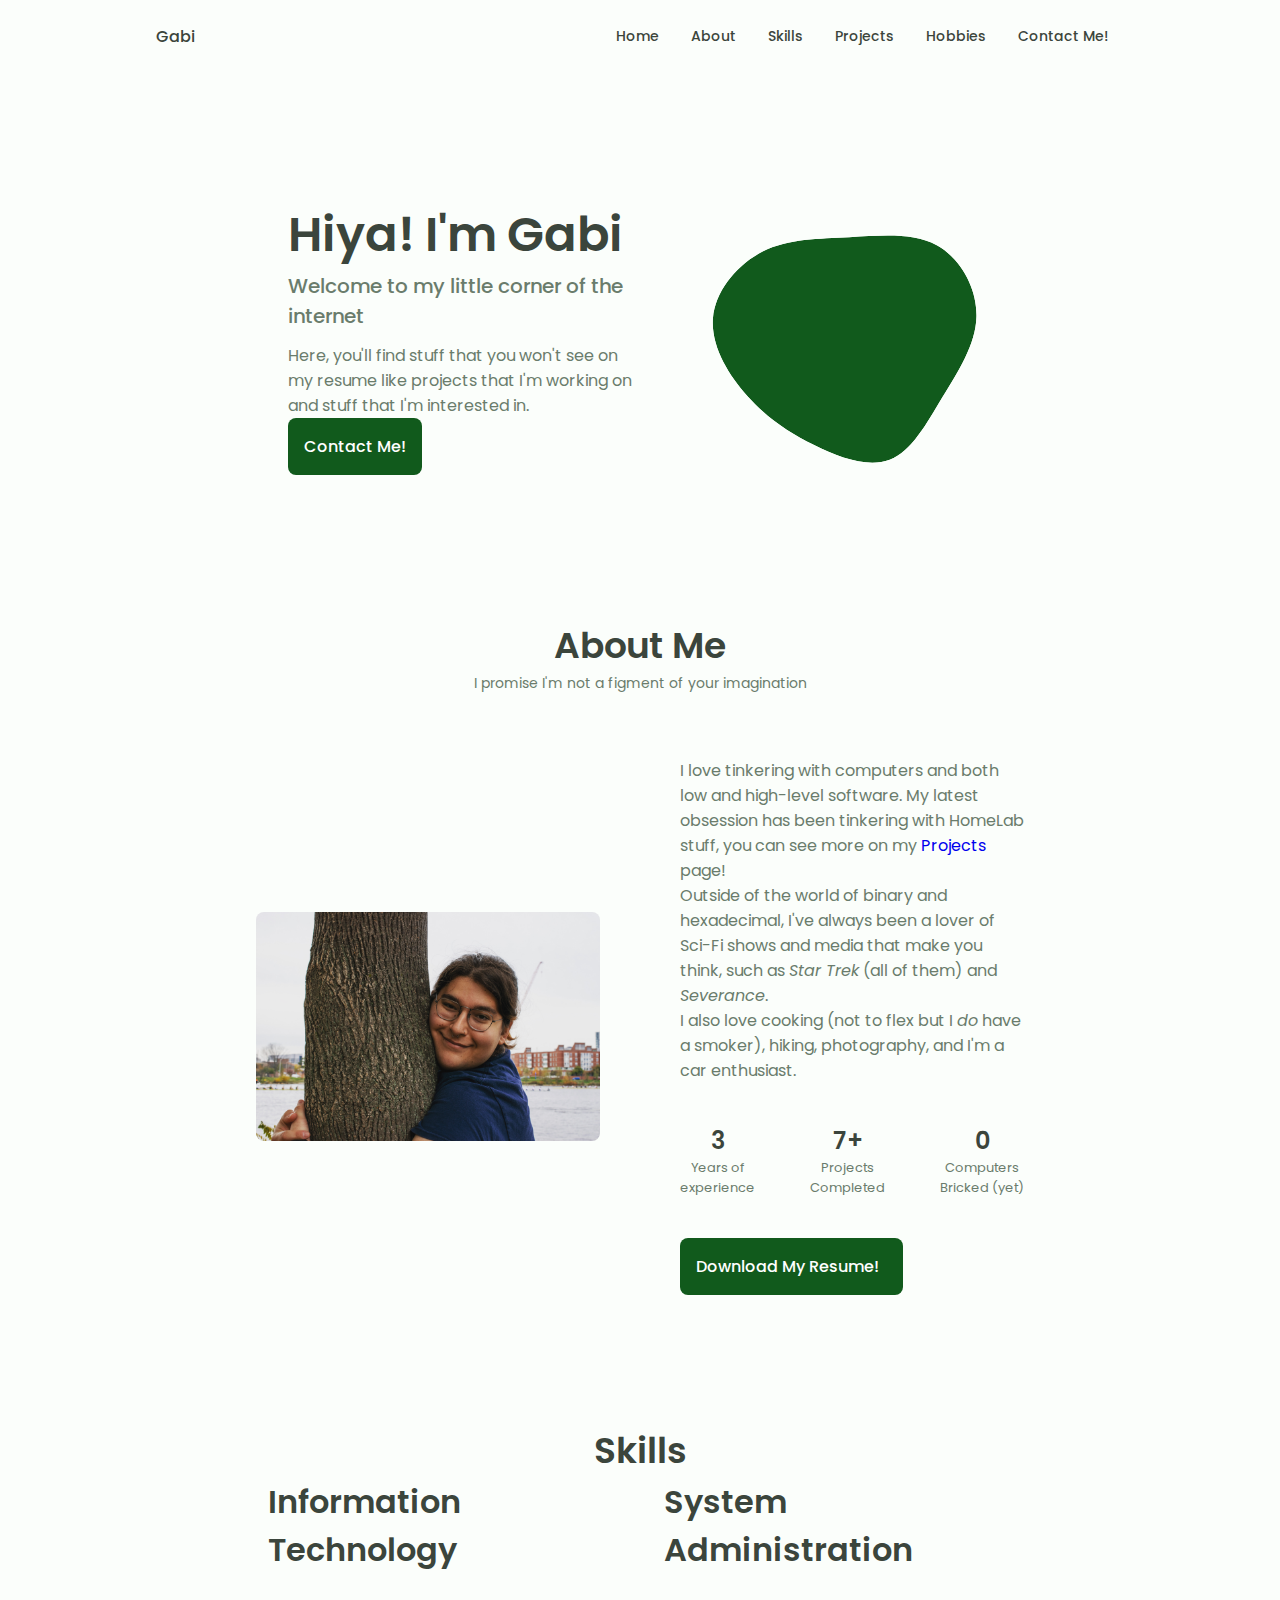
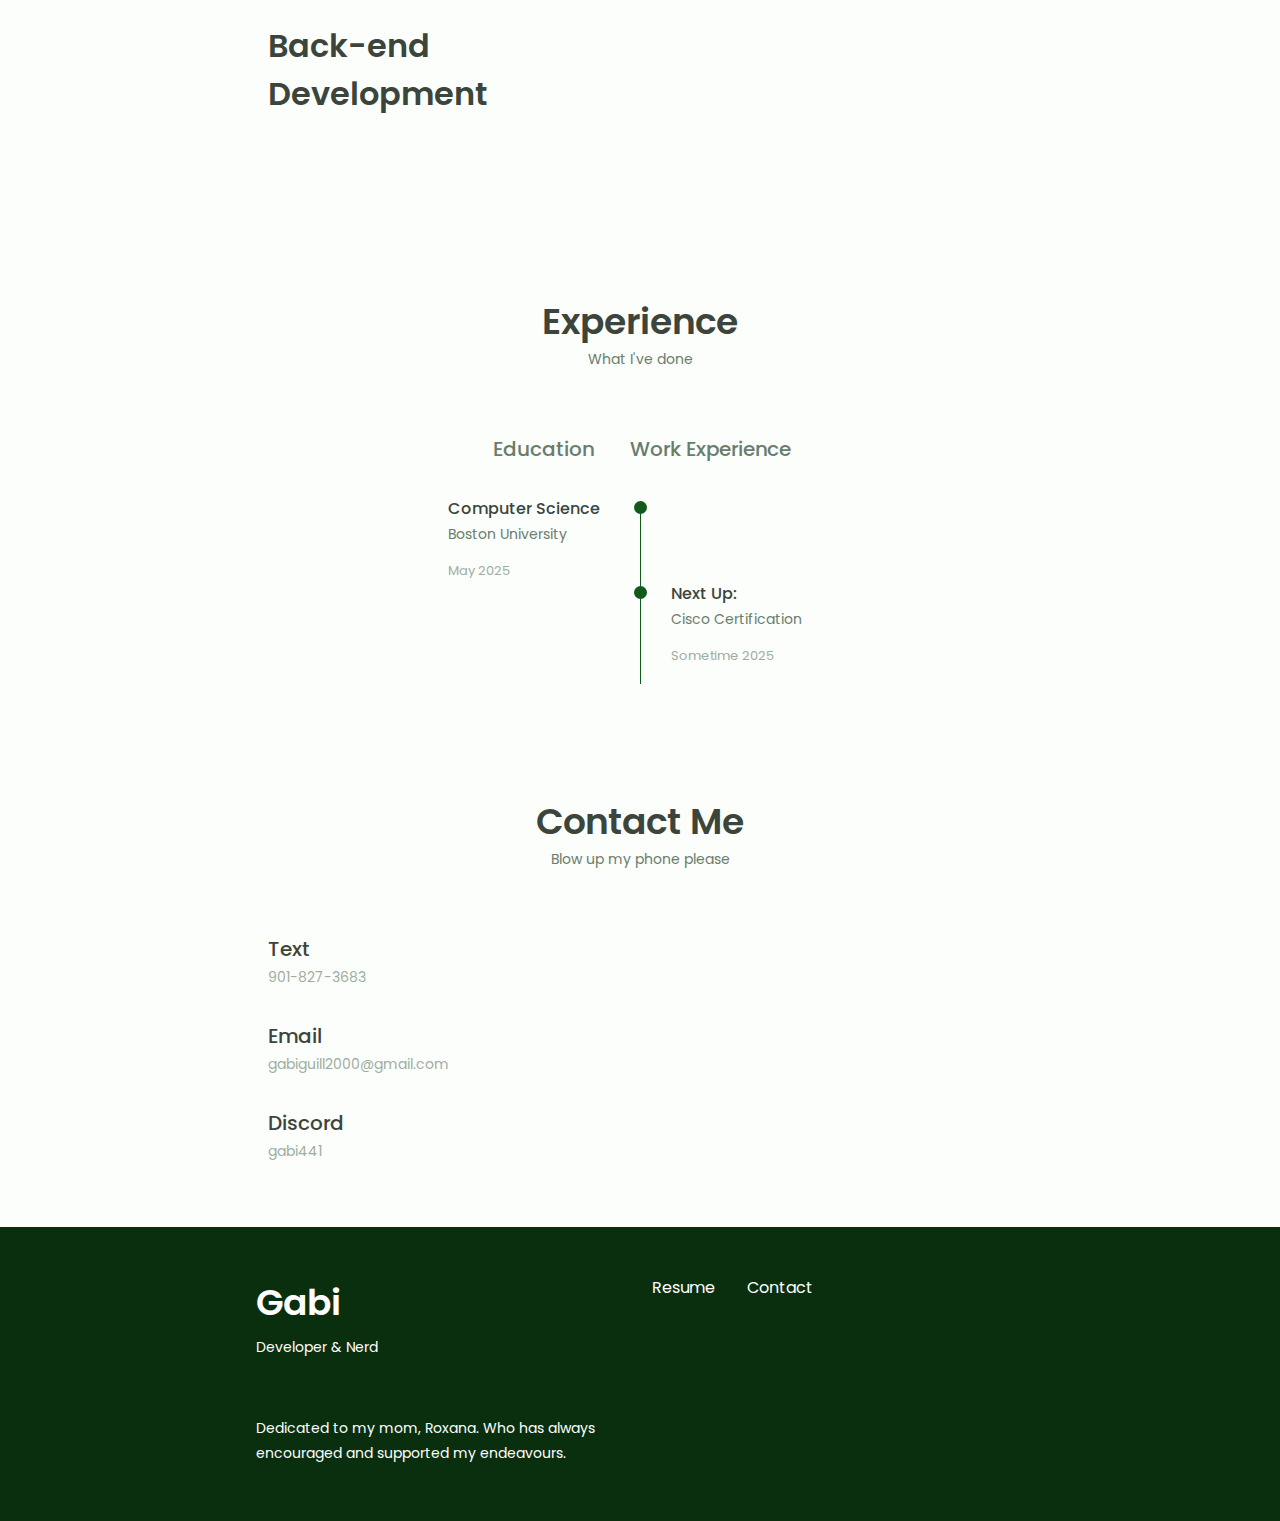
<file: index.html>
<!DOCTYPE html>
    <html lang="en">
    <head>
        <meta charset="UTF-8">
        <meta name="viewport" content="width=device-width, initial-scale=1.0">

        <!--==================== UNICONS ====================-->
        <link rel="stylesheet" href="https://unicons.iconscout.com/release/v4.0.8/css/line.css">
        
        <!--==================== SWIPER CSS ====================-->
        <link rel="stylesheet" href="assets/css/swiper-bundle.min.css">
        
        <!--==================== CSS ====================-->
        <link rel="stylesheet" href="assets/css/styles.css">

        <!-- ============ Favicon =========== -->
        <link rel="icon" href="assets/img/hamsterPNG.png" type="image/png">

        

        <title>Gabi's Corner</title>
    </head>
    <body>
        <!--==================== HEADER ====================-->
        <header class="header" id="header">
            <nav class="nav container">
                <a href="#" class="nav__logo">Gabi</a>

                
                <div class="nav__menu" id="nav-menu">
                    <ul class="nav__list grid">

                        <li class="nav__item">
                            <a href="#home" class="nav__link">
                                <i class="uil uil-home nav__icon" ></i> Home
                            </a>
                        </li>

                        <li class="nav__item">
                            <a href="#about" class="nav__link">
                                <i class="uil uil-grin-tongue-wink nav__icon"></i> About
                            </a>
                        </li>                        
                        
                        <li class="nav__item">
                            <a href="#skills" class="nav__link">
                                <i class="uil uil-grin-tongue-wink nav__icon"></i> Skills
                            </a>
                        </li>

                        <li class="nav__item">
                            <a href="/projects.html" class="nav__link">
                                <i class="uil uil-wrench nav__icon"></i> Projects
                            </a>
                        </li>

                        <li class="nav__item">
                            <a href="/hobbies.html" class="nav__link">
                                <i class="uil uil-wrench nav__icon"></i> Hobbies
                            </a>
                        </li>

                        <li class="nav__item">
                            <a href="#contact" class="nav__link">
                                <i class="uil uil-phone nav__icon"></i> Contact Me!
                            </a>
                        </li>
                    </ul>
                    <i class="uil uil-times nav__close" id="nav-close"></i>
                </div>

                <div class="nav__btns">
                    <!-- Theme Change Button -->
                    <i class="uil uil-moon change-theme" id="theme-button"></i>

                    
                    <div class="nav__toggle" id="nav-toggle">
                        <i class="uil uil-apps"></i>
                    </div>
                </div>
            </nav>
        </header>

        <!--==================== MAIN ====================-->
        <main class="main">
            <!--==================== HOME ====================-->
            <section class="home section" id="home">
                <div class="home__container container grid">
                    <div class="class home__content grid">
                        <div class="class home__social">
                            
                            <a href="https://www.linkedin.com/in/gabi-guillermo-0b99bb2a3/" target="_blank" class="home__social-icon">
                                <i class="uil uil-linkedin"></i>
                            </a>                            
                            
                            <a href="https://github.com/441gabi" target="_blank" class="home__social-icon">
                                <i class="uil uil-github"></i>
                            </a>
                            
                            <!-- <a href="" class="home__social-icon">
                                
                            </a> -->
                        </div>
                        <div class="home__img">
                            <svg class="home__blob" viewBox="0 0 200 187" xmlns="http://www.w3.org/2000/svg" xmlns:xlink="http://www.w3.org/1999/xlink">
                                <mask id="mask0" mask-type="alpha">
                                    <!-- <path d="M190.312 36.4879C206.582 62.1187 201.309 102.826 182.328 134.186C163.346 
                                    165.547 130.807 187.559 100.226 186.353C69.6454 185.297 41.0228 161.023 21.7403 129.362C2.45775 
                                    97.8511 -7.48481 59.1033 6.67581 34.5279C20.9871 10.1032 59.7028 -0.149132 97.9666 
                                    0.00163737C136.23 0.303176 174.193 10.857 190.312 36.4879Z"/> -->
                                    <path d="M55.5,-61.7C70.6,-53.4,80.7,-34.7,80.3,-17.1C79.8,0.5,68.9,17,58.8,33.6C48.8,
                                    50.3,39.7,67.1,26.1,72.3C12.6,77.5,-5.5,71,-21.2,63.1C-37,55.3,-50.6,46.2,
                                    -62.8,32.6C-75,19,-85.8,1,-84.4,-16.2C-82.9,-33.4,-69.2,-49.8,-53.1,-57.9C-37,
                                    -65.9,-18.5,-65.7,0.8,-66.7C20.2,-67.7,40.4,-69.9,55.5,-61.7Z" 
                                    transform="translate(100 100)" />
                                </mask>
                                <g mask="url(#mask0)">
                                    <!-- <path d="M190.312 36.4879C206.582 62.1187 201.309 102.826 182.328 134.186C163.346 
                                    165.547 130.807 187.559 100.226 186.353C69.6454 185.297 41.0228 161.023 21.7403 
                                    129.362C2.45775 97.8511 -7.48481 59.1033 6.67581 34.5279C20.9871 10.1032 59.7028 
                                    -0.149132 97.9666 0.00163737C136.23 0.303176 174.193 10.857 190.312 36.4879Z"/> -->
                                    <path d="M55.5,-61.7C70.6,-53.4,80.7,-34.7,80.3,-17.1C79.8,0.5,68.9,17,58.8,33.6C48.8,
                                    50.3,39.7,67.1,26.1,72.3C12.6,77.5,-5.5,71,-21.2,63.1C-37,55.3,-50.6,46.2,
                                    -62.8,32.6C-75,19,-85.8,1,-84.4,-16.2C-82.9,-33.4,-69.2,-49.8,-53.1,-57.9C-37,
                                    -65.9,-18.5,-65.7,0.8,-66.7C20.2,-67.7,40.4,-69.9,55.5,-61.7Z" 
                                    transform="translate(100 100)" />

                                    <image class="home__blob-img" x="12" y="18" href=""/>
                                </g>
                            </svg>
                        </div>
                        
                        <div class="home__data">
                            <h1 class="home__title">Hiya! I'm Gabi</h1>
                            <h3 class="home__subtitle">Welcome to my little corner of the internet</h3>
                            <p class="home__description">Here, you'll find stuff that you won't see on my resume like
                                projects that I'm working on and stuff that I'm interested in.
                            </p>
                            <a href="#contact" class="button button--flex">
                                Contact Me! <i class="uil uil-phone"></i>
                            </a>
                        </div>
                    </div>
                </div>
            </section>

            <!--==================== ABOUT ====================-->
            <section class="about section" id="about">
                <h2 class="section__title">About Me</h2>
                <span class="section__subtitle">I promise I'm not a figment of your imagination</span>

                <div class="about__container container grid">
                    <img src="assets/img/tree-hugging.jpeg" alt="" class="about__img">

                    <div class="about__data">
                        <p class="about__description">
                            I love tinkering with computers and both low and high-level software. My latest
                            obsession has been tinkering with HomeLab stuff, you can see more on my <a href="/projects.html">Projects</a> page!
                            <br>
                            Outside of the world of binary and hexadecimal, I've always been a lover of Sci-Fi 
                            shows and media that make you think, such as <i>Star Trek</i> (all of them) and <i>Severance</i>.
                            <br>
                            I also love cooking (not to flex but I <i>do</i> have a smoker), hiking, photography, 
                            and I'm a car enthusiast.
                        </p>

                        <div class="about__info">

                            <div>
                                <span class="about__info-title">3</span>
                                <span class="about__info-name">Years of <br> experience</span>
                            </div>

                            <div>
                                <span class="about__info-title">7+</span>
                                <span class="about__info-name">Projects <br> Completed</span>
                            </div>

                            <div>
                                <span class="about__info-title">0</span>
                                <span class="about__info-name">Computers <br> Bricked (yet)</span>
                            </div>
                        </div>

                        <div class="about__buttons">
                            <a download="" href="assets/pdf/Guillermo_2025_Resume.pdf" class="button button--flex">
                                Download My Resume!<i class="uil uil-file-download-alt button__icon"></i>
                            </a>
                        </div>
                    </div>
                </div>
            </section>

            <!--==================== SKILLS ====================-->
            <section class="skills section" id="skills">
                <h2 class="section__title">Skills</h2>
                <!-- <span class="section__subtitle">My technical level</span> -->

                <div class="skills__container container grid">
                    <div>
                        <!-- =========================== SKILL 1 ===========================-->
                         <div class="skills__content skills__close">
                            <div class="skills__header">
                                <i class="uil uil-laptop skills__icon"></i>

                                <div>
                                    <h1 class="skills__titles">Information Technology</h1>
                                    <span class="skills__subtitle"></span>
                                </div>

                                <i class="uil uil-angle-down skills__arrow"></i>
                            </div>

                            <div class="skills__list grid">
                                <div class="skills__data">
                                    <div class="skills__titles">
                                        <h3 class="skills__name">Client Communication</h3>
                                        <!-- <span class="skills__number">4 years</span> -->
                                    </div>
                                    <!-- <div class="skills__bar">
                                        <span class="skills__percentage skills__html"></span>
                                    </div> -->
                                </div>
                                
                                <div class="skills__data">
                                    <div class="skills__titles">
                                        <h3 class="skills__name">MacOS, Windows, & Linux</h3>
                                        <!-- <span class="skills__number">4 years</span> -->
                                    </div>
                                    <!-- <div class="skills__bar">
                                        <span class="skills__percentage skills__html"></span>
                                    </div> -->
                                </div>
                                
                                <div class="skills__data">
                                    <div class="skills__titles">
                                        <h3 class="skills__name">Remote & Field Support</h3>
                                        <!-- <span class="skills__number">4 years</span> -->
                                    </div>
                                    <!-- <div class="skills__bar">
                                        <span class="skills__percentage skills__html"></span>
                                    </div> -->
                                </div>
                                
                                <div class="skills__data">
                                    <div class="skills__titles">
                                        <h3 class="skills__name">Software & Hardware Troubleshooting</h3>
                                        <!-- <span class="skills__number">4 years</span> -->
                                    </div>
                                    <!-- <div class="skills__bar">
                                        <span class="skills__percentage skills__html"></span>
                                    </div> -->
                                </div>

                            </div>
                         </div>
                         
                         <!-- =========================== SKILL 2 ===========================-->
                         <div class="skills__content skills__close">
                            <div class="skills__header">
                                <i class="uil uil-wrench skills__icon"></i>

                                <div>
                                    <h1 class="skills__titles">Back-end Development</h1>
                                    <!-- <span class="skills__subtitle">More than 4 years</span> -->
                                </div>

                                <i class="uil uil-angle-down skills__arrow"></i>
                            </div>

                            <div class="skills__list grid">
                                <div class="skills__data">
                                    <div class="skills__titles">
                                        <h3 class="skills__name">Python, Java, C/C++, Assembly</h3>
                                        <!-- <span class="skills__number">4 years</span> -->
                                    </div>
                                    <!-- <div class="skills__bar">
                                        <span class="skills__percentage skills__html"></span>
                                    </div> -->
                                </div>
                                
                                <div class="skills__data">
                                    <div class="skills__titles">
                                        <h3 class="skills__name">API Development & Calls</h3>
                                        <!-- <span class="skills__number">4 years</span> -->
                                    </div>
                                    <!-- <div class="skills__bar">
                                        <span class="skills__percentage skills__html"></span>
                                    </div> -->
                                </div>
                                
                                <div class="skills__data">
                                    <div class="skills__titles">
                                        <h3 class="skills__name">Software Optimization</h3>
                                        <!-- <span class="skills__number">4 years</span> -->
                                    </div>
                                    <!-- <div class="skills__bar">
                                        <span class="skills__percentage skills__html"></span>
                                    </div> -->
                                </div>
                                
                                <div class="skills__data">
                                    <div class="skills__titles">
                                        <h3 class="skills__name">Scripting</h3>
                                        <!-- <span class="skills__number">4 years</span> -->
                                    </div>
                                    <!-- <div class="skills__bar">
                                        <span class="skills__percentage skills__html"></span>
                                    </div> -->
                                </div>
                                
                            </div>
                         </div>
                    </div>

                    <div>
                        <!-- =========================== SKILL 3 ===========================-->
                         <div class="skills__content skills__close">
                            <div class="skills__header">
                                <i class="uil uil-brackets-curly skills__icon"></i>

                                <div>
                                    <h1 class="skills__titles">System Administration</h1>
                                    <!-- <span class="skills__subtitle">More than 4 years</span> -->
                                </div>

                                <i class="uil uil-angle-down skills__arrow"></i>
                            </div>

                            <div class="skills__list grid">
                                <div class="skills__data">
                                    <div class="skills__titles">
                                        <h3 class="skills__name">UnRAID, Fedora Linux Server, PiHole</h3>
                                        <!-- <span class="skills__number">4 years</span> -->
                                    </div>
                                    <!-- <div class="skills__bar">
                                        <span class="skills__percentage skills__html"></span>
                                    </div> -->
                                </div>
                                
                                <div class="skills__data">
                                    <div class="skills__titles">
                                        <h3 class="skills__name">Network Share Configuration</h3>
                                        <!-- <span class="skills__number">4 years</span> -->
                                    </div>
                                    <!-- <div class="skills__bar">
                                        <span class="skills__percentage skills__html"></span>
                                    </div> -->
                                </div>
                                
                                <div class="skills__data">
                                    <div class="skills__titles">
                                        <h3 class="skills__name">Application/Network/Link Layer Administration</h3>
                                        <!-- <span class="skills__number">4 years</span> -->
                                    </div>
                                    <!-- <div class="skills__bar">
                                        <span class="skills__percentage skills__html"></span>
                                    </div> -->
                                </div>
                                
                                <div class="skills__data">
                                    <div class="skills__titles">
                                        <h3 class="skills__name">Security & VPN Tunneling</h3>
                                        <!-- <span class="skills__number">4 years</span> -->
                                    </div>
                                    <!-- <div class="skills__bar">
                                        <span class="skills__percentage skills__html"></span>
                                    </div> -->
                                </div>
                                
                            </div>
                         </div>
                    </div>
                </div>
            </section>

            <!--==================== QUALIFICATION ====================-->
            <section class="qualification section">
                <h2 class="section__title">Experience</h2>
                <span class="section__subtitle">What I've done</span>

                <div class="qualification__container container">
                    <div class="qualification__tabs">

                        <div class="qualification__button button--flex qualification__active" data-target="#education">
                            <i class="uil uil-graduation-cap qualification__icon"></i>
                            Education
                        </div>

                        <div class="qualification__button button--flex" data-target="#work">
                            <i class="uil uil-briefcase-alt qualification__icon"></i>
                            Work Experience
                        </div>

                    </div>

                    <div class="qualification__sections">
                        <!--==================== QUALIFICATION CONTENT 1 ====================-->
                        <div class="qualification__content qualification__active" data-content id="education">

                            <!--==================== QUALIFICATION 1 ====================-->
                            <div class="qualification__data">
                                <div>
                                    <h3 class="qualification__title">Computer Science</h3>
                                    <span class="qualification__subtitle">Boston University</span>
                                    <div class="qualification__calendar">
                                        <i class="uil uil-calendar-alt"></i>
                                        May 2025
                                    </div>
                                </div>

                                <div>
                                    <span class="qualification__rounder"></span>
                                    <span class="qualification__line"></span>
                                </div>
                            </div>

                            <!--==================== QUALIFICATION 2 ====================-->
                            <div class="qualification__data">
                                <div></div>
                                <div>
                                    <span class="qualification__rounder"></span>
                                    <span class="qualification__line"></span>
                                </div>

                                <div>
                                    <h3 class="qualification__title">Next Up:</h3>
                                    <span class="qualification__subtitle">Cisco Certification</span>
                                    <div class="qualification__calendar">
                                        <i class="uil uil-calendar-alt"></i>
                                        Sometime 2025
                                    </div>
                                </div>
                            </div>

                            <!-- === ADD MORE QUALIFICATIONS UNDER HERE === -->
                        </div>
                        
                        <!--==================== QUALIFICATION CONTENT 2 ====================-->
                        <div class="qualification__content" data-content id="work">

                            <!--==================== JOB 1 ====================-->
                            <div class="qualification__data">
                                <div>
                                    <h3 class="qualification__title">IT Advisor</h3>
                                    <span class="qualification__subtitle">Pet Fit Animal Rehabilitation</span>
                                    <div class="qualification__calendar">
                                        <i class="uil uil-calendar-alt"></i>
                                        May 2016-March 2022
                                    </div>
                                </div>

                                <div>
                                    <span class="qualification__rounder"></span>
                                    <span class="qualification__line"></span>
                                </div>
                            </div>

                            <!--==================== JOB 2 ====================-->
                            <div class="qualification__data">
                                <div></div>
                                <div>
                                    <span class="qualification__rounder"></span>
                                    <span class="qualification__line"></span>
                                </div>

                                <div>
                                    <h3 class="qualification__title">Student Lead-IT Support Specialist</h3>
                                    <span class="qualification__subtitle">Boston University IS&T</span>
                                    <div class="qualification__calendar">
                                        <i class="uil uil-calendar-alt"></i>
                                        May 2022-May 2025
                                    </div>
                                </div>

                            </div>
                        </div>
                    </div>
                </div>
            </section>



            <!--==================== CONTACT ME ====================-->
            <section class="contact section" id="contact">
                <h2 class="section__title">Contact Me</h2>
                <span class="section__subtitle">Blow up my phone please</span>

                <div class="contact__container container grid">
                    <div class="contact__info-container">
                        <div class="contact__information">
                            <i class="uil uil-phone contact__icon"></i>

                            <div>
                                <h3 class="contact__title">Text</h3>
                                <span class="contact__subtitle">901-827-3683</span>
                            </div>
                        </div>

                        <div class="contact__information">
                            <i class="uil uil-envelope contact__icon"></i>

                            <div>
                                <h3 class="contact__title">Email</h3>
                                <span class="contact__subtitle">gabiguill2000@gmail.com</span>
                            </div>
                        </div>

                        <div class="contact__information">
                            <i class="uil uil-discord contact__icon"></i>

                            <div>
                                <h3 class="contact__title">Discord</h3>
                                <span class="contact__subtitle">gabi441</span>
                            </div>
                        </div>
                    </div>
                </div>
            </section>
        </main>

        <!--==================== FOOTER ====================-->
        <footer class="footer">
            <div class="footer__bg">
                <div class="footer__container container grid">
                    <div>
                        <h1 class="footer__title">Gabi</h1>
                        <span class="footer__subtitle">Developer & Nerd</span>
                    </div>

                    <ul class="footer__links">
                        <li>
                            <a href="assets/pdf/Guillermo_2025_Resume.pdf" class="footer__link">Resume</a>
                        </li>
                        <li>
                            <a href="#contact" class="footer__link">Contact</a>
                        </li>
                    </ul>
                    <div>
                        <span class="footer__subtitle">
                            Dedicated to my mom, Roxana. Who has always encouraged and supported
                            my endeavours.
                        </span>
                    </div>

                    <div class="footer__socials">
                        <a href="https://www.linkedin.com/in/gabi-guillermo-0b99bb2a3/" target="_blank" class="footer__social">
                            <i class="uil uil-linkedin"></i>
                        </a>
                        <a href="https://github.com/441gabi" target="_blank" class="footer__social">
                            <i class="uil uil-github"></i>
                        </a>
                        <a href="https://discord.com" target="_blank" class="footer__social">
                            <i class="uil uil-discord"></i>
                        </a>
                    </div>
                </div>
            </div>
        </footer>
        
        <!--==================== SCROLL TOP ====================-->
        <a href="#" class="scrollup" id="scroll-up">
            <i class="uil uil-arrow-up scrollup__icon"></i>
        </a>

        <!--==================== SWIPER JS ====================-->
        <script src="assets/js/swiper-bundle.min.js"></script>

        <!--==================== MAIN JS ====================-->
        <script src="assets/js/main.js"></script>
    </body>
</html>
</file>
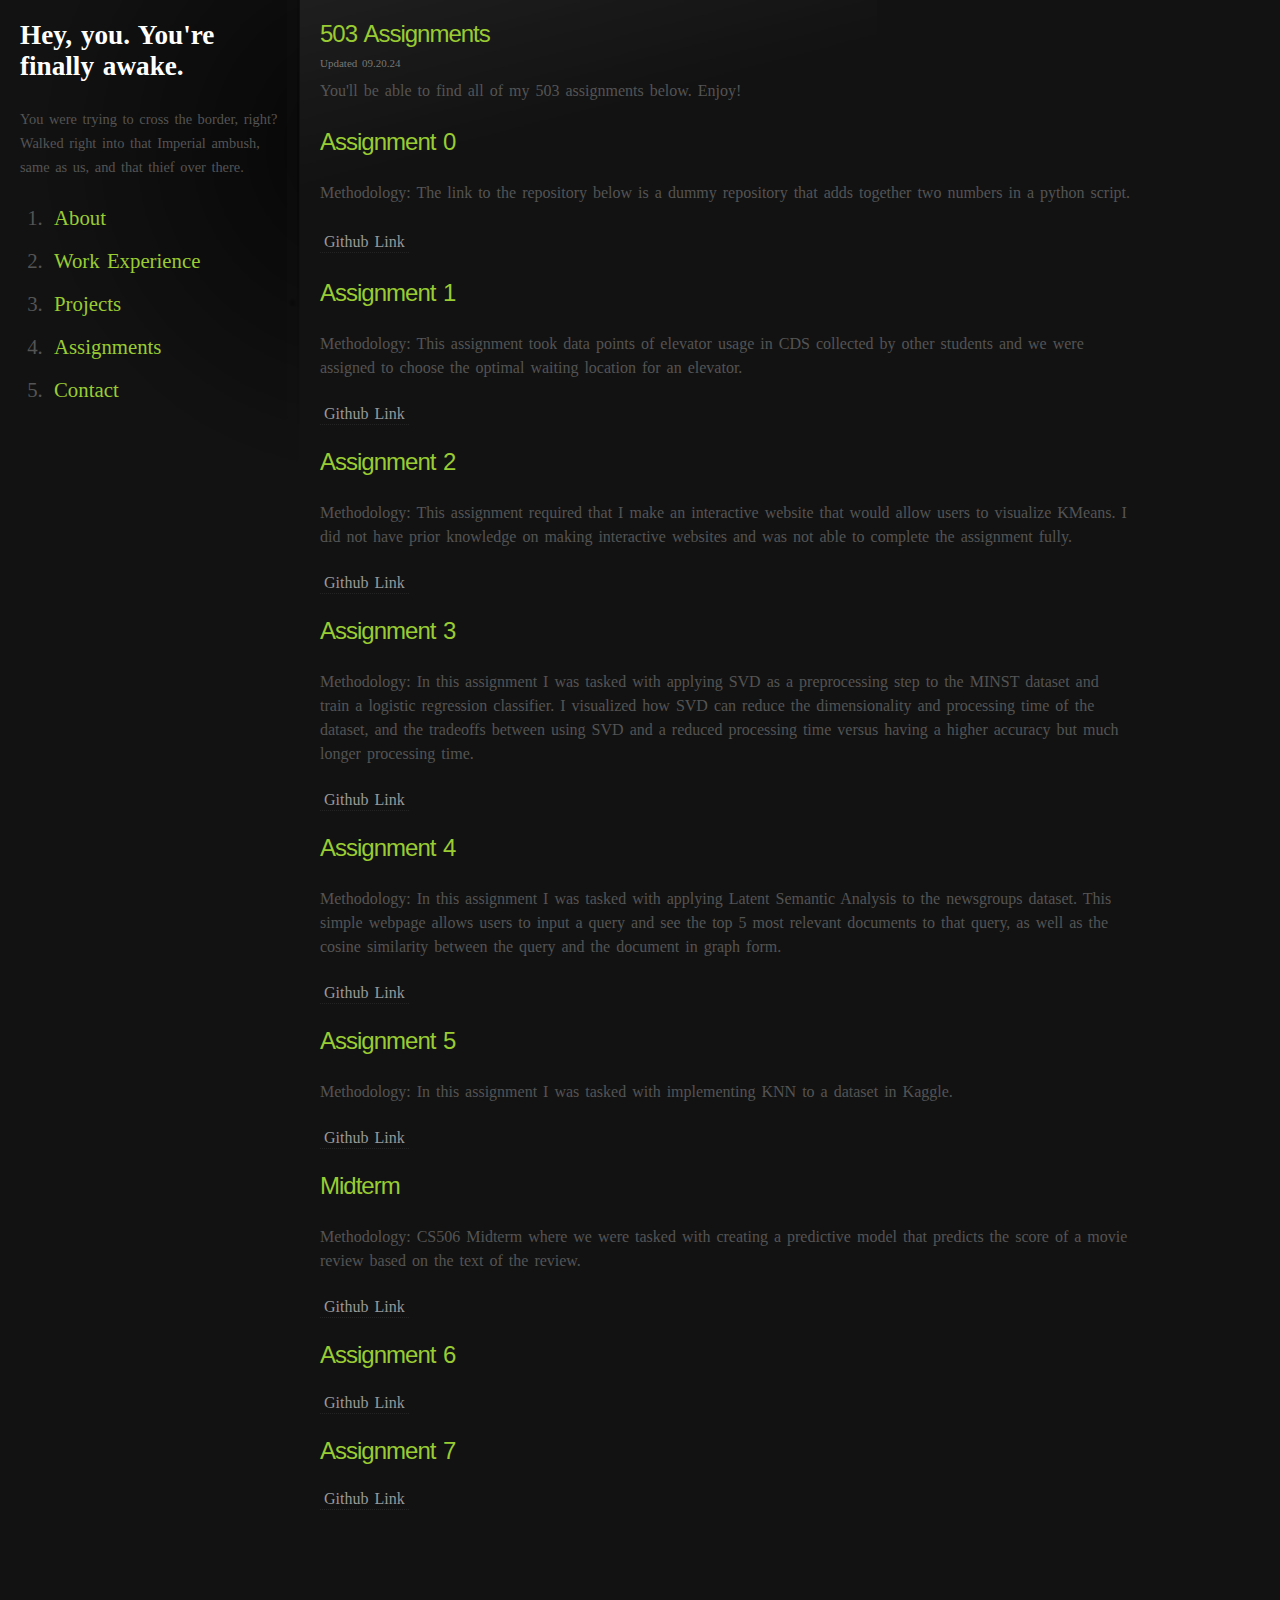
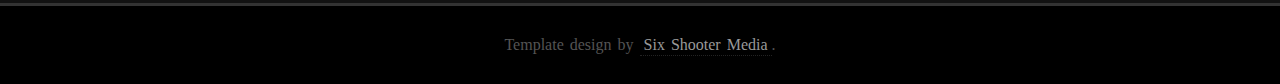
<file: assignments.html>
<!DOCTYPE html PUBLIC "-//W3C//DTD XHTML 1.1//EN" "http://www.w3.org/TR/xhtml11/DTD/xhtml11.dtd">
<html xmlns="http://www.w3.org/1999/xhtml" xml:lang="en">
<head>
<title>-</title>
<meta http-equiv="content-type" content="text/html; charset=iso-8859-1" />
<link rel="stylesheet" href="css/1.css" type="text/css" media="screen,projection" />
</head>
<body>

	<div id="sidebar">
	
        <h1><a href="https://www.youtube.com/watch?v=_WZCvQ5J3pk">Hey, you. You're finally awake.</a></h1>
        
        <p>
        
            You were trying to cross the border, right? Walked right into that Imperial ambush, same as us, and that thief over there.
        
        </p>
        
        <ol id="nav">
        
                <li><a href="index.html"><b></b>About</a></li>
                <li><a href="work.html"><b></b>Work Experience</a></li>
                <li><a href="projects.html"><b></b>Projects</a></li>
                <li><a href="assignments.html"><b></b>Assignments</a></li>
                <li><a href="contact.html"><b></b>Contact</a></li>
        
        </ol>

    </div>
	
	<div id="content">
	
			<h2 class="first">503 Assignments</a></h2>
			
			<p class="postdata">
			
					Updated 09.20.24
			
			</p>
			
			<p>

				You'll be able to find all of my 503 assignments below. Enjoy!			

			</p>

            <h2 class="first">Assignment 0</a></h2>

            <p>

                Methodology: The link to the repository below is a dummy repository that adds together two numbers in a python script.

            </p>


            <p>

                <a href="https://github.com/441gabe/gabe441-assignment-0"><b></b>Github Link</a>

            </p>

            <h2 class="first">Assignment 1</a></h2>

            <p>
                Methodology: This assignment took data points of elevator usage in CDS collected by other students and we were assigned to choose the optimal waiting location for an elevator.
            </p>

            <p></p>

                <a href="https://github.com/441gabe/gabe441-assignment-1"><b></b>Github Link</a>

            </p>

            <h2 class="first">Assignment 2</a></h2>

            <p>
                Methodology: This assignment required that I make an interactive website that would allow users to visualize KMeans. I did not have prior knowledge on making interactive websites and was not able to complete the assignment fully.
            </p>

            <p></p>

                <a href="https://github.com/441gabe/gabe441-assignment-2"><b></b>Github Link</a>

            </p>

            <h2 class="first">Assignment 3</a></h2>

            <p>
                Methodology: In this assignment I was tasked with applying SVD as a preprocessing step to the MINST dataset and train a logistic regression classifier. I visualized how SVD can reduce the dimensionality and processing time of the dataset,
                and the tradeoffs between using SVD and a reduced processing time versus having a higher accuracy but much longer processing time.
            </p>

            <p></p>

                <a href="https://github.com/441gabe/gabe441-assignment-3"><b></b>Github Link</a>

            </p>

            <h2 class="first">Assignment 4</a></h2>

            <p>
                Methodology: In this assignment I was tasked with applying Latent Semantic Analysis to the newsgroups dataset. 
                This simple webpage allows users to input a query and see the top 5 most relevant documents to that query, as well as the cosine similarity between the query and the document in graph form.
            </p>

            <p></p>

                <a href="https://github.com/441gabe/gabe441-assignment-4"><b></b>Github Link</a>

            </p>

            <h2 class="first">Assignment 5</a></h2>

            <p>
                Methodology: In this assignment I was tasked with implementing KNN to a dataset in Kaggle.
            </p>

            <p></p>

                <a href="https://github.com/441gabe/gabe441-assignment-5"><b></b>Github Link</a>

            </p>


            <h2 class="first">Midterm</a></h2>

            <p>
                Methodology: CS506 Midterm where we were tasked with creating a predictive model that predicts the score of a movie review based on the text of the review.
            </p>

            <p></p>

                <a href="https://github.com/441gabe/gabe441-cs506-midterm"><b></b>Github Link</a>

            </p>
        </p>

        <h2 class="first">Assignment 6</a></h2>

        <p></p>

            <a href="https://github.com/441gabe/gabe441-assignment-6"><b></b>Github Link</a>

        </p>

        <h2 class="first">Assignment 7</a></h2>

        <p></p>

            <a href="https://github.com/441gabe/gabe441-assignment-7"><b></b>Github Link</a>

        </p>

	
	</div>
	
	<div id="footer">
	
								<!-- Please leave this line intact -->
								Template design by <a href="http://www.sixshootermedia.com">Six Shooter Media</a>.<br />
								<!-- you can delete below here -->	
	</div>


</body>
</html>
</file>
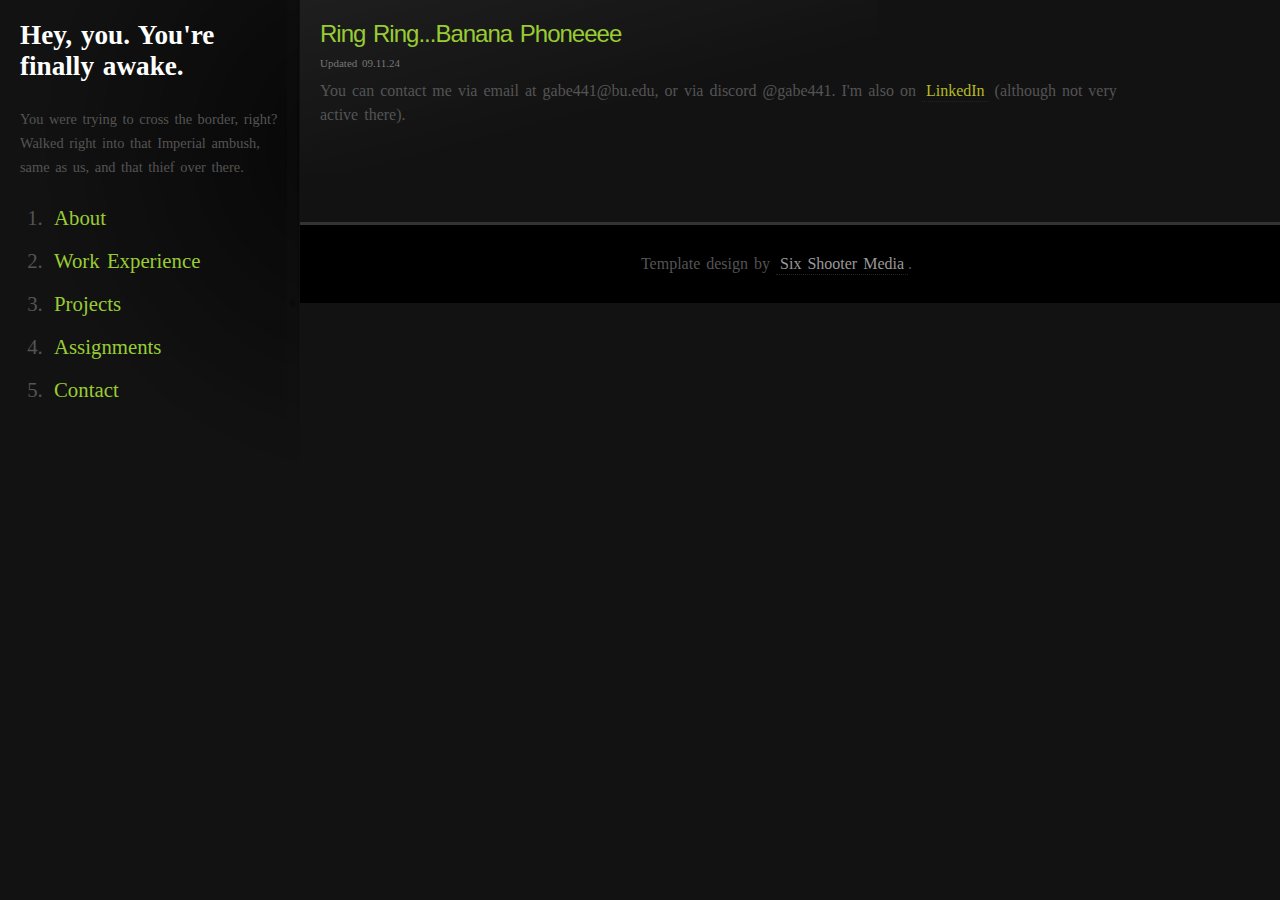
<file: contact.html>
<!DOCTYPE html PUBLIC "-//W3C//DTD XHTML 1.1//EN" "http://www.w3.org/TR/xhtml11/DTD/xhtml11.dtd">
<html xmlns="http://www.w3.org/1999/xhtml" xml:lang="en">
<head>
<title>-</title>
<meta http-equiv="content-type" content="text/html; charset=iso-8859-1" />
<link rel="stylesheet" href="css/1.css" type="text/css" media="screen,projection" />
</head>
<body>

	<div id="sidebar">
	
		<h1><a href="https://www.youtube.com/watch?v=_WZCvQ5J3pk">Hey, you. You're finally awake.</a></h1>
		
		<p>
		
			You were trying to cross the border, right? Walked right into that Imperial ambush, same as us, and that thief over there.
		
		</p>
		
		<ol id="nav">
		
				<li><a href="index.html"><b></b>About</a></li>
				<li><a href="work.html"><b></b>Work Experience</a></li>
				<li><a href="projects.html"><b></b>Projects</a></li>
				<li><a href="assignments.html"><b></b>Assignments</a></li>
				<li><a href="contact.html"><b></b>Contact</a></li>
		
		</ol>

	</div>
	
	<div id="content">
	
			<h2 class="first"><a href="https://www.youtube.com/watch?v=j5C6X9vOEkU" id="intro">Ring Ring...Banana Phoneeee</a></h2>
			
			<p class="postdata">
			
					Updated 09.11.24
			
			</p>
			
			<p>

				You can contact me via email at gabe441@bu.edu, or via discord @gabe441. I'm also on <a href="https://www.linkedin.com/in/gabi-guillermo-0b99bb2a3" style="color: rgb(181, 186, 37);">LinkedIn</a> (although not very active there).

			</p>

			

	
	</div>
	
	<div id="footer">
	
								<!-- Please leave this line intact -->
								Template design by <a href="http://www.sixshootermedia.com">Six Shooter Media</a>.<br />
								<!-- you can delete below here -->	
	</div>


</body>
</html>
</file>
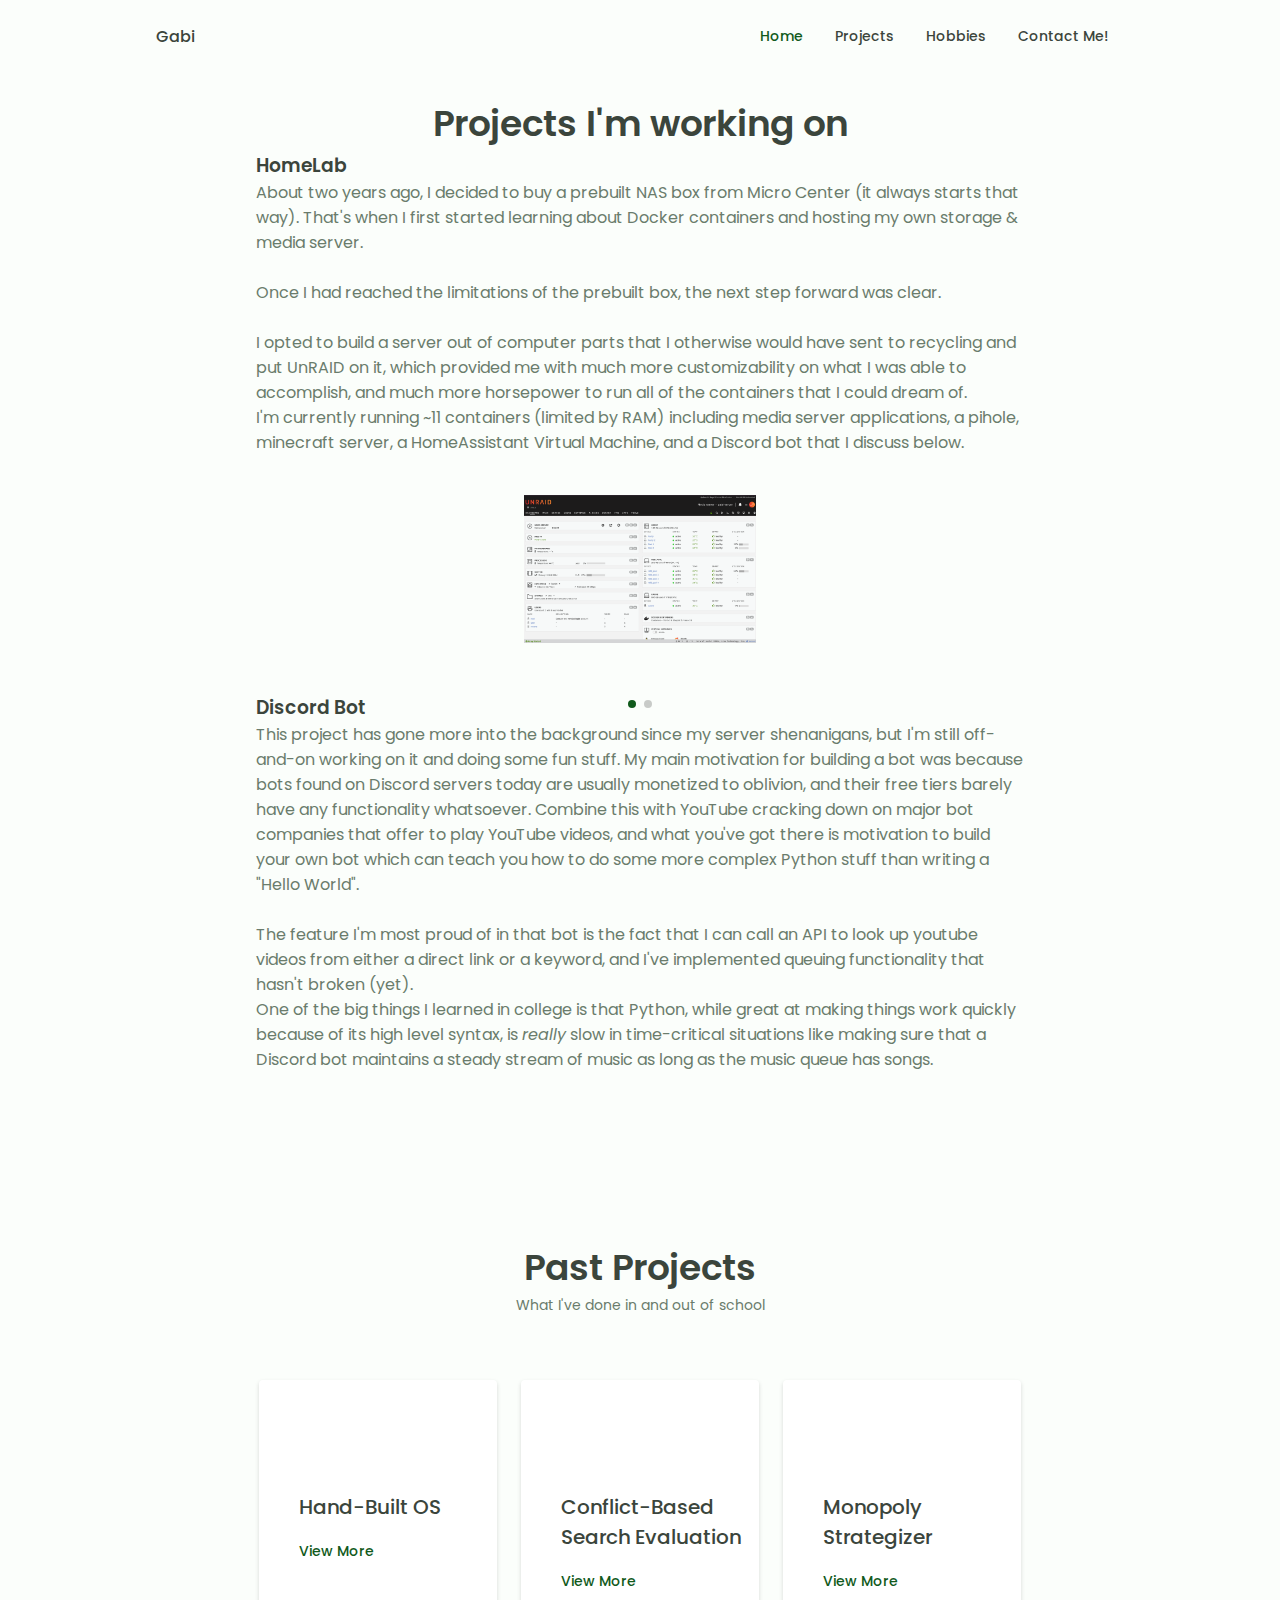
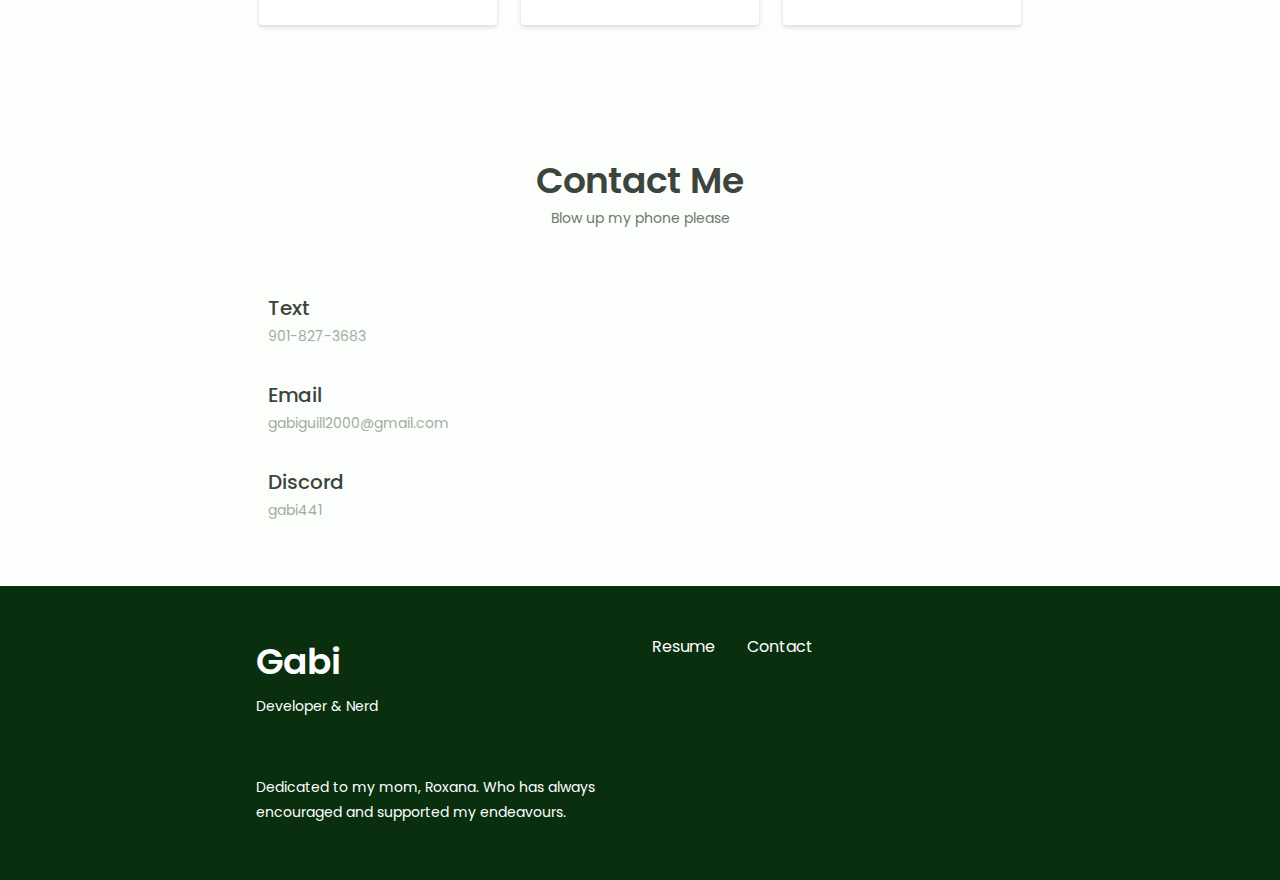
<file: projects.html>
<!DOCTYPE html>
    <html lang="en">
    <head>
        <meta charset="UTF-8">
        <meta name="viewport" content="width=device-width, initial-scale=1.0">

        <!--==================== UNICONS ====================-->
        <link rel="stylesheet" href="https://unicons.iconscout.com/release/v4.0.8/css/line.css">
        
        <!--==================== SWIPER CSS ====================-->
        <link rel="stylesheet" href="assets/css/swiper-bundle.min.css">
        
        <!--==================== CSS ====================-->
        <link rel="stylesheet" href="assets/css/styles.css">

        <!-- ============ Favicon =========== -->
        <link rel="icon" href="assets/img/hamsterPNG.png" type="image/png">

        <title>Gabi's Projects</title>
    </head>
    <body>
        <!--==================== HEADER ====================-->
        <header class="header" id="header">
            <nav class="nav container">
                <a href="/index.html" class="nav__logo">Gabi</a>

                
                <div class="nav__menu" id="nav-menu">
                    <ul class="nav__list grid">

                        <li class="nav__item">
                            <a href="/index.html" class="nav__link active-link">
                                <i class="uil uil-home nav__icon" ></i> Home
                            </a>
                        </li>
                        
                        <!-- <li class="nav__item">
                            <a href="#skills" class="nav__link">
                                <i class="uil uil-grin-tongue-wink nav__icon"></i> Skills
                            </a>
                        </li> -->

                        <li class="nav__item">
                            <a href="#" class="nav__link">
                                <i class="uil uil-wrench nav__icon"></i> Projects
                            </a>
                        </li>

                        <li class="nav__item">
                            <a href="/hobbies.html" class="nav__link">
                                <i class="uil uil-wrench nav__icon"></i> Hobbies
                            </a>
                        </li>

                        <li class="nav__item">
                            <a href="#contact" class="nav__link">
                                <i class="uil uil-phone nav__icon"></i> Contact Me!
                            </a>
                        </li>
                    </ul>
                    <i class="uil uil-times nav__close" id="nav-close"></i>
                </div>

                <div class="nav__btns">
                    <!-- Theme Change Button -->
                    <i class="uil uil-moon change-theme" id="theme-button"></i>

                    
                    <div class="nav__toggle" id="nav-toggle">
                        <i class="uil uil-apps"></i>
                    </div>
                </div>
            </nav>
        </header>

        <!--==================== MAIN ====================-->
        <main class="main">
            <!--==================== HOME ====================-->
            <section class="about section" id="about">
                <h1 class="section__title">Projects I'm working on</h1>

                <div class="about__container container">
                    <div class="about__data">
                        <h3 class="about__subtitle">HomeLab</h3>
                        <p class="about__description">
                            About two years ago, I decided to buy a prebuilt NAS box from Micro Center 
                            (it always starts that way). That's when I first started learning about Docker
                            containers and hosting my own storage & media server.
                            <br><br>
                            Once I had reached the limitations of the prebuilt box, the next step forward was clear.
                            <br><br>
                            I opted to build a server out of computer parts that I otherwise would have sent to recycling
                            and put UnRAID on it, which provided me with much more customizability on what I was able 
                            to accomplish, and much more horsepower to run all of the containers that I could dream of.
                            <br>
                            I'm currently running ~11 containers (limited by RAM) including media server applications,
                            a pihole, minecraft server, a HomeAssistant Virtual Machine, 
                            and a Discord bot that I discuss below.<br>
                        </p>


                        <div class="portfolio__container container swiper-container">
                            <div class="swiper-wrapper">
                                <!--==================== PORTFOLIO 1 ====================-->
                                <div class=" grid swiper-slide">
                                    <img src="assets/img/unraid1.png" alt="" class="project__img">
                                </div>
                                
                                <!--==================== PORTFOLIO 2 ====================-->
                                <div class=" grid swiper-slide">
                                    <img src="assets/img/unraid2.png" alt="" class="project__img">
                                </div>
                                
                                <!-- ==================== PORTFOLIO 3 ====================
                                <div class=" grid swiper-slide">
                                    <img src="assets/img/unraid2.png" alt="" class="project__img">
                                </div> -->
                            </div>

                            <div class="swiper-button-next">
                                <i class="uil uil-angle-right-b swiper-portfolio-icon"></i>
                            </div>
                            <div class="swiper-button-prev">
                                <i class="uil uil-angle-left-b swiper-portfolio-icon"></i>
                            </div>

                            <div class="swiper-pagination"></div>
                        </div>

                    </div>
                <!-- </div>   

                <div class="about__container container"> -->
                    <br><br>
                    
                    <div class="about__data">
                            <h3 class="about__subtitle">Discord Bot</h3>
                            <p class="about__description">
                                This project has gone more into the background since my server shenanigans, but I'm still off-and-on working
                                on it and doing some fun stuff. My main motivation for building a bot was because bots found on Discord
                                servers today are usually monetized to oblivion, and their free tiers barely have any functionality
                                whatsoever. Combine this with YouTube cracking down on major bot companies that offer to play YouTube videos,
                                and what you've got there is motivation to build your own bot which can teach you how to do some more complex
                                Python stuff than writing a "Hello World".
                                <br><br>
                                The feature I'm most proud of in that bot is the fact that I can call an API to look up youtube videos
                                from either a direct link or a keyword, and I've implemented queuing functionality that hasn't broken (yet).
                                <br>One of the big things I learned in college is that Python, while great at making things work quickly because
                                of its high level syntax, is <i>really</i> slow in time-critical situations like making sure that a Discord bot
                                maintains a steady stream of music as long as the music queue has songs.
                            </p>
                    </div>
                </div>
            </section>

            <!--==================== PROJECTS ====================-->
            <section class="services section" id="services">
                <h2 class="section__title">Past Projects</h2>
                <span class="section__subtitle">What I've done in and out of school</span>

                <div class="services__container container grid">
                    <!--==================== Project 1 ====================-->
                    <div class="services__content">
                        <div>
                            <i class="uil uil-processor services__icon"></i>
                            <h3 class="services__title">Hand-Built OS</h3>
                        </div>

                        <span class="button button--flex button--small button--link services__button">
                            View More
                            <i class="uil uil-arrow-right button__icon"></i>
                        </span>
                        
                        <div class="services__modal">
                            <div class="services__modal-content">
                                <h4 class="services__modal-content">Hand-Built<br>OS</h4>
                                <i class="uil uil-times services__modal-close"></i>

                                <ul class="services__modal-services grid">
                                    <li class="services__modal-service">
                                        <i class="uil uil-arrow-right services__modal-icon"></i>
                                        <a href="https://github.com/441gabi/gabe441-CS552-DISCOS" class="button--link">GitHub Link</a>
                                    </li>
                                    
                                    <li class="services__modal-service">
                                        <i class="uil uil-arrow-right services__modal-icon"></i>
                                        <p>Made using Assembly bootloader going into C</p>
                                    </li>
                                    
                                    <li class="services__modal-service">
                                        <i class="uil uil-arrow-right services__modal-icon"></i>
                                        <p>File operations including read, write, mkdir</p>
                                    </li>
                                    
                                    <li class="services__modal-service">
                                        <i class="uil uil-arrow-right services__modal-icon"></i>
                                        <p>Dynamic allocation of contiguous RAM segment to read/write from</p>
                                    </li>
                                </ul>
                            </div>
                        </div>
                    </div>
                    
                    <!--==================== Project 2 ====================-->
                    <div class="services__content">
                        <div>
                            <i class="uil uil-robot services__icon"></i>
                            <h3 class="services__title">Conflict-Based Search Evaluation</h3>
                        </div>

                        <span class="button button--flex button--small button--link services__button">
                            View More
                            <i class="uil uil-arrow-right button__icon"></i>
                        </span>
                        
                        <div class="services__modal">
                            <div class="services__modal-content">
                                <h4 class="services__modal-content">CBS Evaluation</h4>
                                <i class="uil uil-times services__modal-close"></i>

                                <ul class="services__modal-services grid">
                                    <li class="services__modal-service">
                                        <i class="uil uil-arrow-right services__modal-icon"></i>
                                        <a href="https://github.com/vlad-rada/CBSH2-RTC" class="button--link">GitHub Link</a>
                                    </li>
                                    
                                    <li class="services__modal-service">
                                        <i class="uil uil-arrow-right services__modal-icon"></i>
                                        <p>Extensive testing of the conflict-based search algorithm</p>
                                    </li>
                                    
                                    <li class="services__modal-service">
                                        <i class="uil uil-arrow-right services__modal-icon"></i>
                                        <p>Found out that CBS is memory-bound with high numbers of agents</p>
                                    </li>
                                    
                                    <li class="services__modal-service">
                                        <a download="" href="assets/pdf/CS599_final_paper.pdf" class="button button--flex">
                                            Paper
                                            <i class="uil uil-file-download-alt button__icon"></i>
                                        </a>
                                    </li>
                                </ul>
                            </div>
                        </div>
                    </div>
                    
                    <!--==================== Project 3 ====================-->
                    <div class="services__content">
                        <div>
                            <i class="uil uil-graph-bar services__icon"></i>
                            <h3 class="services__title">Monopoly Strategizer</h3>
                        </div>

                        <span class="button button--flex button--small button--link services__button">
                            View More
                            <i class="uil uil-arrow-right button__icon"></i>
                        </span>
                        
                        <div class="services__modal">
                            <div class="services__modal-content">
                                <h4 class="services__modal-content">Monopoly Strategizer</h4>
                                <i class="uil uil-times services__modal-close"></i>

                                <ul class="services__modal-services grid">
                                    <li class="services__modal-service">
                                        <i class="uil uil-arrow-right services__modal-icon"></i>
                                        <a href="https://github.com/layadang/monopoly-board-game" class="button--link">GitHub Link</a>
                                    </li>
                                    
                                    <li class="services__modal-service">
                                        <i class="uil uil-arrow-right services__modal-icon"></i>
                                        <p>Simulated two-player Monopoly Board Game to find the best
                                            strategy to use to win
                                        </p>
                                    </li>
                                    
                                    <li class="services__modal-service">
                                        <i class="uil uil-arrow-right services__modal-icon"></i>
                                        <p>Programatic game logic implementation</p>
                                    </li>
                                    
                                    <li class="services__modal-service">
                                        <i class="uil uil-arrow-right services__modal-icon"></i>
                                        <p>Extensive data collection on wins, auction types, risk, and more</p>
                                    </li>
                                </ul>
                            </div>
                        </div>
                    </div>
                </div>
            </section>


            <!--==================== CONTACT ME ====================-->
            <section class="contact section" id="contact">
                <h2 class="section__title">Contact Me</h2>
                <span class="section__subtitle">Blow up my phone please</span>

                <div class="contact__container container grid">
                    <div class="contact__info-container">
                        <div class="contact__information">
                            <i class="uil uil-phone contact__icon"></i>

                            <div>
                                <h3 class="contact__title">Text</h3>
                                <span class="contact__subtitle">901-827-3683</span>
                            </div>
                        </div>

                        <div class="contact__information">
                            <i class="uil uil-envelope contact__icon"></i>

                            <div>
                                <h3 class="contact__title">Email</h3>
                                <span class="contact__subtitle">gabiguill2000@gmail.com</span>
                            </div>
                        </div>

                        <div class="contact__information">
                            <i class="uil uil-discord contact__icon"></i>

                            <div>
                                <h3 class="contact__title">Discord</h3>
                                <span class="contact__subtitle">gabi441</span>
                            </div>
                        </div>
                    </div>
                </div>
            </section>
        </main>


        <!--==================== FOOTER ====================-->
        <footer class="footer">
            <div class="footer__bg">
                <div class="footer__container container grid">
                    <div>
                        <h1 class="footer__title">Gabi</h1>
                        <span class="footer__subtitle">Developer & Nerd</span>
                    </div>

                    <ul class="footer__links">
                        <li>
                            <a href="assets/pdf/Guillermo_2025_Resume.pdf" class="footer__link">Resume</a>
                        </li>
                        <li>
                            <a href="#contact" class="footer__link">Contact</a>
                        </li>
                    </ul>
                    
                    <div>
                        <span class="footer__subtitle">
                            Dedicated to my mom, Roxana. Who has always encouraged and supported
                            my endeavours.
                        </span>
                    </div>

                    <div class="footer__socials">
                        <a href="https://www.linkedin.com/in/gabi-guillermo-0b99bb2a3/" target="_blank" class="footer__social">
                            <i class="uil uil-linkedin"></i>
                        </a>
                        <a href="https://github.com/441gabi" target="_blank" class="footer__social">
                            <i class="uil uil-github"></i>
                        </a>
                        <a href="https://discord.com" target="_blank" class="footer__social">
                            <i class="uil uil-discord"></i>
                        </a>
                    </div>
                </div>
            </div>
        </footer>
        
        <!--==================== SCROLL TOP ====================-->
        <a href="#" class="scrollup" id="scroll-up">
            <i class="uil uil-arrow-up scrollup__icon"></i>
        </a>

        <!--==================== SWIPER JS ====================-->
        <script src="assets/js/swiper-bundle.min.js"></script>

        <!--==================== MAIN JS ====================-->
        <script src="assets/js/main.js"></script>
    </body>
</html>
</file>
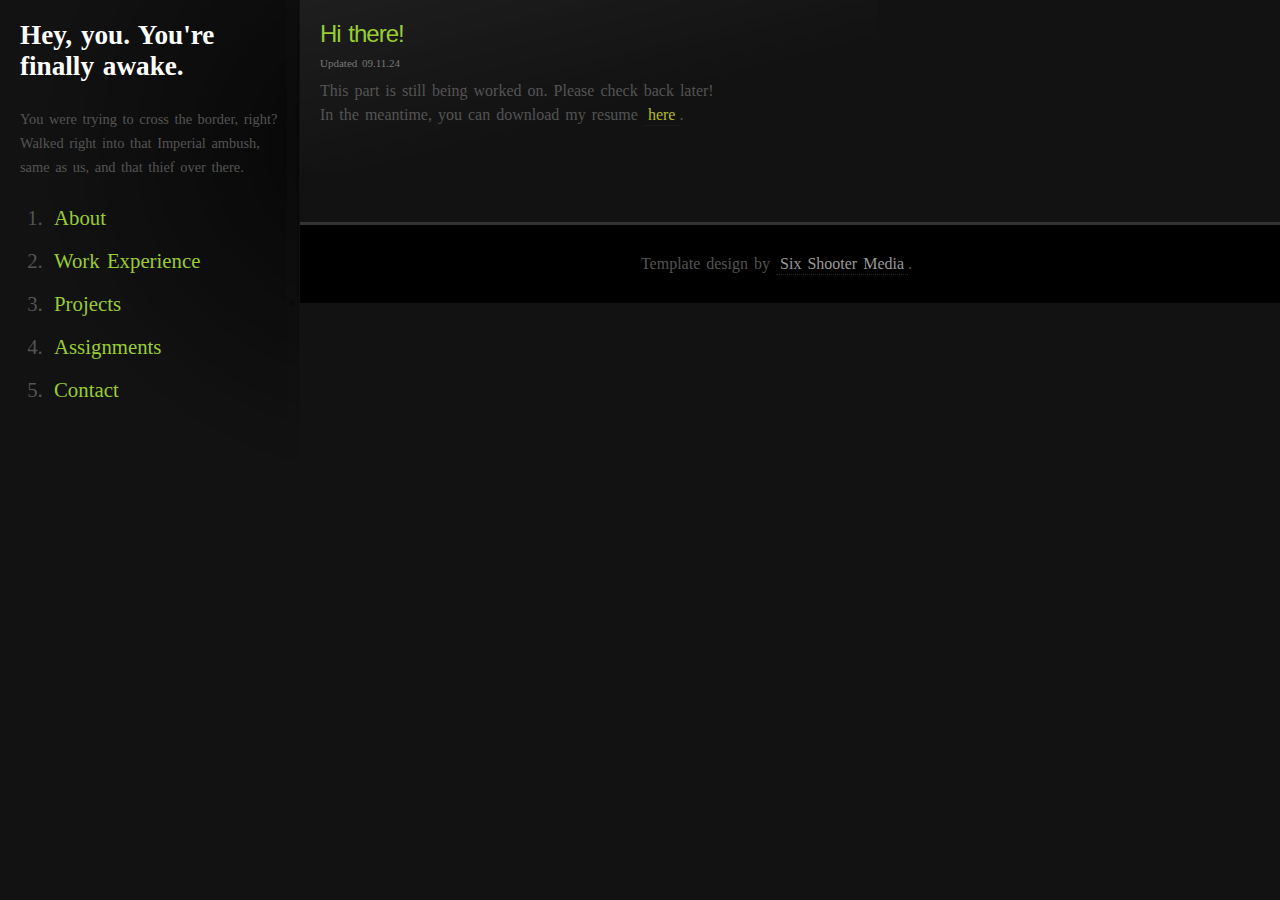
<file: work.html>
<!DOCTYPE html PUBLIC "-//W3C//DTD XHTML 1.1//EN" "http://www.w3.org/TR/xhtml11/DTD/xhtml11.dtd">
<html xmlns="http://www.w3.org/1999/xhtml" xml:lang="en">
<head>
<title>-</title>
<meta http-equiv="content-type" content="text/html; charset=iso-8859-1" />
<link rel="stylesheet" href="css/1.css" type="text/css" media="screen,projection" />
</head>
<body>

	<div id="sidebar">
	
		<h1><a href="https://www.youtube.com/watch?v=_WZCvQ5J3pk">Hey, you. You're finally awake.</a></h1>
		
		<p>
		
			You were trying to cross the border, right? Walked right into that Imperial ambush, same as us, and that thief over there.
		
		</p>
		
		<ol id="nav">
		
				<li><a href="index.html"><b></b>About</a></li>
				<li><a href="work.html"><b></b>Work Experience</a></li>
				<li><a href="projects.html"><b></b>Projects</a></li>
				<li><a href="assignments.html"><b></b>Assignments</a></li>
				<li><a href="contact.html"><b></b>Contact</a></li>
		
		</ol>

	</div>
	
	<div id="content">
	
			<h2 class="first">Hi there!</a></h2>
			
			<p class="postdata">
			
					Updated 09.11.24
			
			</p>
			
			<p>

				This part is still being worked on. Please check back later!<br>
				In the meantime, you can download my resume <a href="files/resume.pdf" style="color: rgb(181, 186, 37);">here</a>.	

			</p>
			

	
	</div>
	
	<div id="footer">
	
								<!-- Please leave this line intact -->
								Template design by <a href="http://www.sixshootermedia.com">Six Shooter Media</a>.<br />
								<!-- you can delete below here -->	
	</div>


</body>
</html>
</file>
<file: assets/css/styles.css>
/*==================== GOOGLE FONTS ====================*/
@import url("https://fonts.googleapis.com/css2?family=Poppins:wght@400;500;600&display=swap");

/*==================== VARIABLES CSS ====================*/
:root {
    --header-height: 3rem;

    /*========== Colors ==========*/
    /* Change favorite color */
    --hue-color: 129; /*Purple 250 - Green 142 - Blue 230 - Pink 340*/

    /* HSL color mode */
    --first-color: hsl(var(--hue-color), 69%, 21%);
    --first-color-second: hsl(var(--hue-color), 69%, 11%);
    --first-color-alt: hsl(var(--hue-color), 57%, 13%);
    --first-color-lighter: hsl(var(--hue-color), 92%, 45%);
    --title-color: hsl(var(--hue-color), 8%, 25%);
    --text-color: hsl(var(--hue-color), 8%, 45%);
    --text-color-light: hsl(var(--hue-color), 8%, 65%);
    --input-color: hsl(var(--hue-color), 70%, 96%);
    --body-color: hsl(var(--hue-color), 60%, 99%);
    --container-color: #fff;
    --scroll-bar-color: hsl(var(--hue-color), 12%, 90%);
    --scroll-thumb-color: hsl(var(--hue-color), 12%, 80%);

    /*========== Font and typography ==========*/
    --body-font: 'Poppins', sans-serif;

    /* .5rem = 8px, 1rem = 16px, 1.5rem = 24px ... */
    --big-font-size: 2rem;
    --h1-font-size: 1.5rem;
    --h2-font-size: 1.25rem;
    --h3-font-size: 1.125rem;
    --normal-font-size: .938rem;
    --small-font-size: .813rem;
    --smaller-font-size: .75rem;

    /*========== Font weight ==========*/
    --font-medium: 500;
    --font-semi-bold: 600;

    /*========== Margins Bottom ==========*/
    /* .25rem = 4px, .5rem = 8px, .75rem = 12px ... */
    --mb-0-25: .25rem;
    --mb-0-5: .5rem;
    --mb-0-75: .75rem;
    --mb-1: 1rem;
    --mb-1-5: 1.5rem;
    --mb-2: 2rem;
    --mb-2-5: 2.5rem;
    --mb-3: 3rem;

    /*========== z index ==========*/
    --z-tooltip: 10;
    --z-fixed: 100;
    --z-modal: 1000;
}

/* Font size for large devices */
@media screen and (min-width: 968px) {
    :root {
        --big-font-size: 3rem;
        --h1-font-size: 2.25rem;
        --h2-font-size: 1.5rem;
        --h3-font-size: 1.25rem;
        --normal-font-size: 1rem;
        --small-font-size: .875rem;
        --smaller-font-size: .813rem;
    }
}

/*========== Variables Dark theme ==========*/
body.dark-theme{
    /* HSL color mode */
    --first-color-second: hsl(var(--hue-color), 30%, 8%);
    --title-color: hsl(var(--hue-color), 8%, 95%);
    --text-color: hsl(var(--hue-color), 8%, 75%);
    --input-color: hsl(var(--hue-color), 29%, 16%);
    --body-color: hsl(var(--hue-color), 28%, 12%);
    --container-color: hsl(var(--hue-color), 29%, 16%);
    --scroll-bar-color: hsl(var(--hue-color), 12%, 48%);
    --scroll-thumb-color: hsl(var(--hue-color), 12%, 36%);
}

/*========== Button Dark/Light ==========*/
.nav__btns{
  display: flex;
  align-items: center;
}

.change-theme{
  font-size: 1.25rem;
  color: var(--title-color);
  margin-right: var(--mb-1);
  cursor: pointer;
}

.change-theme:hover{
  color: var(--first-color);
}

/*==================== BASE ====================*/
* {
  box-sizing: border-box;
  padding: 0;
  margin: 0;
}

html {
  scroll-behavior: smooth;
}

body {
  margin: 0 0 var(--header-height) 0;
  font-family: var(--body-font);
  font-size: var(--normal-font-size);
  background-color: var(--body-color);
  color: var(--text-color);
}

h1, h2, h3, h4 {
  color: var(--title-color);
  font-weight: var(--font-semi-bold);
}

ul {
  list-style: none;
}

a {
  text-decoration: none;
}

img {
  max-width: 100%;
  height: auto;
}

/*==================== REUSABLE CSS CLASSES ====================*/
.section {
  padding: 2rem 0 4rem;
}

.section__title {
  font-size: var(--h1-font-size);
  color: var(--title-color);
}

.section__subtitle {
  display: block;
  font-size: var(--small-font-size);
  margin-bottom: var(--mb-3);
}

.section__title, 
.section__subtitle {
  text-align: center;
}

/*==================== LAYOUT ====================*/
.container {
  max-width: 768px;
  margin-left: var(--mb-1-5);
  margin-right: var(--mb-1-5);
}

.grid {
  display: grid;
  gap: 1.5rem;
}

.header {
  width: 100%;
  position: fixed;
  bottom: 0;
  left: 0;
  z-index: var(--z-fixed);
  background-color: var(--body-color);
}

/*==================== NAV ====================*/
.nav{
  max-width: 968px;
  height: var(--header-height);
  display: flex;
  justify-content: space-between;
  align-items: center;
}

.nav__logo, .nav__toggle{
  color: var(--title-color);
  font-weight: var(--font-medium);
}

.nav__logo:hover{
  color:var(--first-color);
}

.nav__toggle{
  font-size: 1.1rem;
  cursor: pointer;
}

.nav__toggle:hover{
  color: var(--first-color);
}

@media screen and (max-width: 767px){
  .nav__menu{
    position: fixed;
    bottom: -100%;
    left: 0;
    width: 100%;
    background-color: var(--body-color);
    padding: 2rem 1.5rem 4rem;
    box-shadow: 0 -1px 4px rgba(0, 0, 0, .15);
    border-radius: 1.5rem 1.5rem 0 0;
    transition: 0.3s;
  }
}

.nav__list{
  grid-template-columns: repeat(3, 1fr);
  gap: 2rem;
}

.nav__link{
  display: flex;
  flex-direction: column;
  align-items: center;
  font-size: var(--small-font-size);
  color: var(--title-color);
  font-weight: var(--font-medium);
}

.nav__link:hover{
  color: var(--first-color);

}

.nav__icon{
  font-size: 1.2rem;
}

.nav__close{
  position: absolute;
  right: 1.3rem;
  bottom: 0.5rem;
  font-size: 1.5rem;
  cursor: pointer;
  color: var(--first-color);
}

.nav__close:hover{
  color: var(--first-color-alt)
}

/* show menu */
.show-menu{
  bottom: 0;
}

/* Active link */
.active-link{
  color: var(--first-color);
}

/* Change background header */
.scroll-header{
  box-shadow: 0 -1px 4px rgba(0, 0, 0, .15);
}

/*==================== HOME ====================*/
.home__container{
  gap: 1rem;
}

.home__content{
  grid-template-columns: 0.5fr 3fr;
  padding-top: 3.5rem;
  align-items: center;
}

.home__social{
  display: grid;
  grid-template-columns: max-content;
  row-gap: 1rem;
}

.home__social-icon{
  font-size: 1.25rem;
  color: var(--first-color);
}

.home__social-icon:hover{
  color: var(--first-color-alt);
}

.home__blob{
  width: 200px;
  fill: var(--first-color);
}

.home__blob-img{
  width: 170px;
}

.home__data{
  grid-column: 1/3;
}

.home__title{
  font-size: var(--big-font-size);
}

.home__subtitle{
  font-size: var(--h3-font-size);
  color: var(--text-color);
  font-weight: var(--font-medium);
  margin-bottom: var(--mb-0-75);
}

.home_description{
  margin-bottom: var(--mb-2);
}

.home__scroll{
  display: none;
}

.home__scroll-button{
  color: var(--first-color);
  transition: 0.3s;
}

.home__scroll-button:hover{
  transform: translateY(0.25rem);
}

.home__scroll-mouse{
  font-size: 2rem;
}

.home__scroll-name{
  font-size: var(--small-font-size);
  color: var(--title-color);
  font-weight: var(--font-medium);
  margin-right: var(--mb-0-25);
}

.home__scroll-arrow{
  font-size: 1.25rem;
}

/*==================== BUTTONS ====================*/
.button{
  display: inline-block;
  background-color: var(--first-color);
  color: #fff;
  padding: 1rem;
  border-radius: 0.5rem;
  font-weight: var(--font-medium);
}

.button:hover{
  background-color: var(--first-color-alt);
}

.button__icon{
  font-size: 1.25rem;
  margin-left: var(--mb-0-5);
  transition: 0.3s;
}

.button--white{
  background-color: #fff;
  color: var(--first-color);
}

.button--white:hover{
  background-color: #fff;
}

.button--flex{
  display: inline-flex;
  align-items: center;
}

.button--small{
  padding: 0.75rem 1rem;
}

.button--link{
  padding: 0;
  background-color: transparent;
  color: var(--first-color);
}

.button--link:hover{
  background-color: transparent;
  color: var(--first-color-alt);
}

/*==================== ABOUT ====================*/
.about__img{
  width: 200px;
  border-radius: 0.5rem;
  justify-self: center;
  align-self: center;
}

.about__description{
  text-align: center;
  margin-bottom: var(--mb-2-5);
}

.about__info{
  display: flex;
  justify-content: space-evenly;
  margin-bottom: var(--mb-2-5);
}

.about__info-title{
  font-size: var(--h2-font-size);
  font-weight: var(--font-semi-bold);
  color: var(--title-color);
}

.about__info-name{
  font-size: var(--smaller-font-size);
}

.about__info-title,
.about__info-name{
  display: block;
  text-align: center;
}

.about__buttons{
  display: flex;
  justify-content: center;
}


/*==================== SKILLS ====================*/
.skills__container{
  row-gap: 0;
}

.skills__header{
  display: flex;
  align-items: center;
  margin-bottom: var(--mb-2-5);
  cursor: pointer;
}

.skills__icon,
.skills__arrow{
  font-size: 2rem;
  color: var(--first-color);
}

.skills__icon{
  margin-right: var(--mb-0-75);
}

.skills__title{
  font-size: var(--h3-font-size);
}

.skills__subtitle{
  font-size: var(--small-font-size);
  color: var(--text-color-light);
}

.skills__arrow{
  margin-left: auto;
  transition: 0.4s;
}

.skills__list{
  row-gap: 1.5rem;
  padding-left: 2.7rem;
}

.skills__titles{
  display: flex;
  justify-content: space-between;
  margin-bottom: var(--mb-0-5);
}

.skills__name{
  font-size: var(--normal-font-size);
  font-weight: var(--font-medium);
}

.skills__bar,
.skills__percentage{
  height: 5px;
  border-radius: 0.25rem;
}

.skills__bar{
  background-color: var(--first-color-lighter);
}

.skills__percentage{
  display: block;
  background-color: var(--first-color);
}

.skills__html{
  width: 90%;
}

.skills__css{
  width: 80%;
}

.skills__js{
  width: 80%;
}

.skills__react{
  width: 80%;
}

.skills__php{
  width: 80%;
}

.skills__node{
  width: 80%;
}

.skills__firebase{
  width: 80%;
}

.skills__python{
  width: 80%;
}

.skills__figma{
  width: 80%;
}

.skills__sketch{
  width: 80%;
}

.skills__photoshop{
  width: 80%;
}

.skills__close .skills__list{
 height: 0;
 overflow: hidden; 
}

.skills__open .skills__list{
  height: max-content;
  margin-bottom: var(--mb-2-5);
}

.skills__open .skills__arrow{
  transform: rotate(-180deg);
}

/*==================== QUALIFICATION ====================*/
.qualification__tabs{
  display: flex;
  justify-content: space-evenly;
  margin-bottom: var(--mb-2);
}

.qualification__button{
  font-size: var(--h3-font-size);
  font-weight: var(--font-medium);
  cursor: pointer;
}

.qualification__button:hover{
  color: var(--first-color);
}

.qualification__icon{
  font-size: 1.8rem;
  margin-right: var(--mb-0-25);
}

.qualification__data{
  display: grid;
  grid-template-columns: 1fr max-content 1fr;
  column-gap: 1.5rem
}

.qualification__title{
  font-size: var(--normal-font-size);
  font-weight: var(--font-medium);
}

.qualification__subtitle{
  display: inline-block;
  font-size: var(--small-font-size);
  margin-bottom: var(--mb-1);
}

.qualification__calendar{
  font-size: var(--smaller-font-size);
  color: var(--text-color-light);
}

.qualification__rounder{
  display: inline-block;
  width: 13px;
  height: 13px;
  background-color: var(--first-color);
  border-radius: 50%;  
}

.qualification__line{
  display: block;
  width: 1px;
  height: 100%;
  background-color: var(--first-color);
  transform: translate(6px, -7px);
}

.qualification [data-content]{
  display: none;
}

.qualification__active[data-content]{
  display: block;
}

/*==================== SERVICES ====================*/
.services__container{
  gap: 1.5rem;
  grid-template-columns: repeat(2, 1fr);
}

.services__content{
  position: relative;
  background-color: var(--container-color);
  padding: 3.5rem 0.5rem 1.25rem 1.5rem;
  border-radius: 0.25rem;
  box-shadow: 0 2px 4px rgba(0, 0, 0, .15);
  transition: 0.3s;
}

.services__content:hover{
  box-shadow: 0 4px 8px rgba(0, 0, 0, .5) ;
}

.services__icon{
  display: block;
  font-size: 1.5rem;
  color: var(--first-color);
  margin-bottom: var(--mb-1);
}

.services__title{
  font-size: var(--h3-font-size);
  margin-bottom: var(--mb-1);
  font-weight: var(--font-medium);
}

.services__button{
  cursor: pointer;
  font-size: var(--small-font-size);
}

.services__button:hover,
.button__icon{
  transform:translateX(0.25rem);
}

.services__modal{
  position: fixed;
  top: 0;
  left: 0;
  right: 0;
  bottom: 0;
  background-color: rgba(0, 0, 0, .5);
  display: flex;
  align-items: center;
  justify-content: center;
  padding: 0 1rem;
  z-index: var(--z-modal);
  opacity: 0;
  visibility: hidden;
  transition: 0.3s;
}

.services__modal-content{
  position: relative;
  background-color: var(--container-color);
  padding: 1.5rem;
  border-radius: 0.5rem;
}

.services__modal-services{
  row-gap: 1rem;
}

.services__modal-service{
  display: flex;
}

.services__modal-title{
  font-size: var(--h3-font-size);
  font-weight: var(--font-medium);
  margin-bottom: var(--mb-1-5);
}

.services__modal-close{
  position: absolute;
  top: 1rem;
  right: 1rem;
  font-size: 1.5rem;
  color: var(--first-color);
  cursor: pointer;
}

.services_modal-icon{
  color: var(--first-color);
  margin-right: var(--mb-0-25);
}

/* Active Modal */
.active-modal{
  opacity: 1;
  visibility: visible;
}

/*==================== PORTFOLIO ====================*/
.portfolio__container{
  overflow: initial;
}

.portfolio__content{
  padding: 0 1.5rem;
}

.portfolio__img{
  width: 265px;
  border-radius: 0.5rem;
  justify-self: center;
}

.portfolio__title{
  font-size: var(--h3-font-size);
  margin-bottom: var(--mb-0-5);
}

.portfolio__description{
  margin-bottom: var(--mb-0-75);
}

.portfolio__button:hover .button__icon{
  transform: translateX(0.25rem);
}

.swiper-button-prev::after,
.swiper-button-next::after{
  content: '';
}

.swiper-portfolio-icon{
  font-size: 2rem;
  color: var(--first-color);
}

.swiper-button-prev{
  left: -0.5rem;
}

.swiper-button-next{
  right: -0.5rem;
}

.swiper-container-horizontal > .swiper-pagination-bullets{
  bottom: -2.5rem;
}

.swiper-pagination-bullet-active{
  background-color: var(--first-color);
}

.swiper-button-prev,
.swiper-button-next,
.swiper-pagination-bullet{
  outline: none;
}

/*==================== PROJECT IN MIND ====================*/
.project{
  text-align: center;
}

.project__bg{
  background-color: var(--first-color-second);
  padding-top: 3rem;
}

.project__title{
  font-size: var(--h2-font-size);
  margin-bottom: var(--mb-0-75);
}


.project__description{
  margin-bottom: var(--mb-1-5);
}

.project__title,
.project__description{
  color: #fff;
}

.project__img{
  width: 232px;
  justify-self: center;
}


/*==================== TESTIMONIAL ====================*/
.testimonial__data,
.testimonial__header{
  display: flex;
}

.testimonial__data{
  justify-content: space-between;
  margin-bottom: var(--mb-1);
}

.testimonial__img{
  width: 60;
  height: 60px;
  border-radius: 50%;
  margin-right: var(--mb-0-75);
}

.testimonial__name{
  font-size: var(--h3-font-size);
  font-weight: var(--font-medium);
}

.testimonial__client{
  font-size: var(--small-font-size);
  color: var(--text-color-light);
}

.testimonial__description{
  margin-bottom: var(--mb-2-5);
}

.testimonial__icon-star{
  color: var(--first-color);
}

.swiper-container .swiper-pagination-testimonial{
  bottom: 0;
}

/*==================== CONTACT ME ====================*/
.contact__container{
  row-gap: 3rem;
}

.contact__information{
  display: flex;
  margin-bottom: var(--mb-2);
}

.contact__icon{
  font-size: 2rem;
  color: var(--first-color);
  margin-right: var(--mb-0-75);
}

.contact__title{
  font-size: var(--h3-font-size);
  font-weight: var(--font-medium);
}

.contact__subtitle{
  font-size: var(--small-font-size);
  color: var(--text-color-light);
}

.contact__content{
  background-color: var(--input-color);
  border-radius: 0.5rem;
  padding: 0.75rem 1rem 0.25rem;
}

.contact__label{
  font-size: var(--smaller-font-size);
  color: var(--title-color);
}

.contact__input{
  width: 100%;
  background-color: var(--input-color);
  color: var(--text-color);
  font-family: var(--body-font);
  font-size: var(--normal-font-size);
  border: none;
  outline: none;
  padding: 0.25rem 0.5rem 0.5rem 0;
}

/*==================== FOOTER ====================*/
.footer{
  padding-top: 2rem;
}

.footer__container{
  row-gap: 3.5rem;
}

.footer__bg{
  background-color: var(--first-color-second);
  padding: 2rem 0 3rem;
}

.footer__title{
  font-size: var(--h1-font-size);
  margin-bottom: var(--mb-0-25);
}

.footer__subtitle{
  font-size: var(--small-font-size);
}

.footer__links{
  display: flex;
  flex-direction: column;
  row-gap: 1.5rem;
}

.footer__link:hover{
  color: var(--first-color-lighter);
}

.footer__social{
  font-size: 1.25rem;
  margin-right: var(--mb-1-5);
}

.footer__social:hover{
  color: var(--first-color-lighter);
}

.footer__copy{
  font-size: var(--smaller-font-size);
  text-align: center;
  color: var(--text-color-light);
  margin-top: var(--mb-3);
}

.footer__title,
.footer__subtitle,
.footer__link,
.footer__social{
  color: #fff;
}



/*========== SCROLL UP ==========*/
.scrollup{
  position: fixed;
  right: 1rem;
  bottom: -20%;
  background-color: var(--first-color);
  opacity: 0.8;
  padding: 0 0.3rem;
  border-radius: 0.4rem;
  z-index: var(--z-tooltip);
  transition: 0.4s;
}

.scrollup:hover{
  background-color: var(--first-color-alt);
}

.scrollup__icon{
  font-size: 1.5rem;
  color: #FFF;
}

/* Show scroll */
.show-scroll{
  bottom: 5rem;
}

/*========== SCROLL BAR ==========*/
::-webkit-scrollbar{
  width: 0.60rem;
  background-color: var(--scroll-bar-color);
  border-radius: 0.5rem;
}

::-webkit-scrollbar-thumb{
  background-color: var(--scroll-thumb-color);
  border-radius: 0.5rem;
}

::-webkit-scrollbar-thumb:hover{
  background-color: var(--text-color-light);
}

/*==================== MEDIA QUERIES ====================*/
/* For small devices */
@media screen and (max-width: 350px){
  .container{
    margin-left: var(--mb-1);
    margin-right: var(--mb-1);
  }
  .nav__menu{
    padding: 2rem 0.25rem 4rem;
  }
  .nav__list{
    column-gap: 0;
  }
  .home__content{
    grid-template-columns: 0.25fr 3fr;
  }
  .home__blob{
    width: 180px;
  }
  .skills__title{
    font-size: var(--normal-font-size);
  }
  .qualification__data{
    gap: 0.5rem;
  }
  .services__container{
    grid-template-columns: max-content;
    justify-content: center;
  }
  .services__content{
    padding-right: 3.5rem;
  }
  .services_modal{
    padding: 0 0.5rem;
  }
  .project__img{
    width: 200px;
  }
  .testimonial__data,
  .testimonial__header{
    flex-direction: column;
    align-items: center;
  }
  .testimonial__img{
    margin-right: 0;
    margin-bottom: var(--mb-0-25);
  }
  .testimonial__data,
  .testimonial__description{
    text-align: center;
  }
}

/* For medium devices */
@media screen and (min-width: 568px){
  .home__content{
    grid-template-columns: max-content 1fr 1fr;
  }
  .home__data{
    grid-column: initial;
  }
  .home__img{
    order: 1;
    justify-self: center;
  }
  .about__container,
  .skills__container,
  .portfolio__content,
  .project__container,
  .contact__container,
  .footer__container{
    grid-template-columns: repeat(2, 1fr);
  }

  .qualification__sections{
    display: grid;
    grid-template-columns: 0.6fr;
    justify-content: center;
  }
}




@media screen and (min-width: 768px){
  .container{
    margin-left: auto;
    margin-right: auto;
  }
  body{
    margin: 0;
  }
  .section{
    padding: 6rem 0 2rem;
  }
  .section__subtitle{
    margin-bottom: 4rem;
  }
  .header{
    top: 0;
    bottom: initial;
  }
  .header,
  .main,
  .footer__container{
    padding: 0 1rem;
  }
  .nav{
    height: calc(var(--header-height) + 1.5rem);
    column-gap: 1rem;
  }
  .nav__icon,
  .nav__close,
  .nav__toggle{
    display: none;
  }
  .nav__list{
    display: flex;
    column-gap: 2rem;
  }
  .nav__menu{
    margin-left: auto;
  }
  .change-theme{
    margin: 0;
  }
  .home__container{
    row-gap: 5rem;
  }
  .home__content{
    padding-top: 5.5rem;
    column-gap: 2rem;
  }
  .home__blob{
    width: 270px;
  }
  .home__scroll{
    display: block;
  }
  .home__scroll-button{
    margin-left: 3rem; 
  }
  .about__container{
    column-gap: 5rem;
  }
  .about__img{
    width: 350px;
  }
  .about__description{
    text-align: initial;
  }
  .about__info{
    justify-content: space-between;
  }
  .about__buttons{
    justify-content: initial;
  }
  .qualification__tabs{
    justify-content: center;
  }
  .qualification__button{
    margin: 0 var(--mb-1);
  }
  .qualification__sections{
    grid-template-columns: 0.5fr;
  }
  .services__container{
    grid-template-columns: repeat(3, 218px);
    justify-content: center;
  }
  .services__icon{
    font-size: 2rem;
  }
  .services__content{
    padding: 6rem 0 2rem 2.5rem;
  }
  .services__modal-content{
    width: 450px;
  }
  .portfolio__img{
    width: 320px;
  }
  .portfolio__content{
    align-content: center;
  }
  .project{
    text-align: initial;
  }
  .project__bg{
    background: none;
  }
  .project__container{
    background-color: var(--first-color-second);
    border-radius: 1rem;
    padding: 3rem 2.5rem 0;
    grid-template-columns: 1fr max-content;
    column-gap: 3rem;
  }
  .project__data{
    padding-top: 0.8rem;
  }
  .footer__container{
    grid-template-columns: repeat(3 1fr);
  }
  .footer__bg{
    padding: 3rem 0 3.5rem;
  }
  .footer__links{
    flex-direction: row;
    column-gap: 2rem;
  }
  .footer__socials{
    justify-self: flex-end;
  }
  .footer__copy{
    margin-top: 4.5rem;
  }

}

/* For large devices */
@media screen and (min-width: 1024px) {
  .header,
  .footer,
  .footer__container{
    padding: 0;
  }
  .home__blob{
    width: 320px;
  }
  .home__social{
    transform: translateX(-6rem);
  }
  .services__container{
    grid-template-columns: repeat(3, 238px);
  }
  .portfolio__content{
    column-gap: 5rem;
  }
  .swiper-portfolio-icon{
    font-size: 3.5rem;
  }
  .swiper-button-prev{
    left: -3.5rem;
  }
  .swiper-button-next{
    right: -3.5rem;
  }
  .swiper-container-horizontal > .swiper-pagination-bullets{
    bottom: -4.5rem;
  }
  .contact__form{
    width: 460px;
  }
  .contact__input{
    grid-template-columns: repeat(2, 1fr);
  }
}
</file>
<file: css/1.css>
body {
	background:#121212;
	font:1em Trebuchet MS;
	word-spacing:2px;
	color:#545454;
	margin:0;
}

* {
	margin:0;
	padding:0;
}

a {
	color:#999;
	border-bottom:1px dotted #232323;
	text-decoration:none;
	padding:2px 4px 2px 4px;
}
a:hover {
	border-bottom:1px dotted #99CC33;
	background:#101010;
}

h2 {
	font:24px Arial, sans-serif;
	color:#99CC33;
	letter-spacing:-1px;
	font-weight:normal;
	margin:15px 0 15px 0;
}
h2.first {
	margin:0 0 15px 0;
}
h2 a {
	color:#99CC33;
	text-decoration:none;
	border:none;
	padding:0;
}
h2 a:hover {
	border:none;
	background:none;
}
h3 {
	font-size:1.2em;
	color:#ccc;
	font-weight:normal;
	margin:15px 0 15px 0;
}
p {
	line-height:24px;
	margin:25px 0 25px 0;
}
blockquote {
	font-size:1.7em;
	margin:35px 150px 35px 0;
	color:#787878;
	background:url(../images/blockquote.gif) top left no-repeat;
	padding:15px 0 0 0;
	font-family:Georgia, "Times New Roman", Times, serif;
}
blockquote p {
	line-height:40px;
}

#sidebar {
	width:263px;
	background:url(../images/sidebar.jpg) top left no-repeat;
	float:left;
	padding:20px 20px 50px 20px;
}
#sidebar p {
	font-size:0.9em;
}
#sidebar a {
	color:#ccc;
	border:none;
}
#sidebar a:hover {
	text-decoration:underline;
	color:#eee;
	border:none;
}
#sidebar h1 {
	color:#fff;
	font-size:1.7em;
}
#sidebar h1 a {
	color:#fff;
	text-decoration:none;
	padding:0;
}
#sidebar h1 a:hover {
	text-decoration:none;
}
ol#nav {
	margin:25px 15px 25px 30px;
	font-size:1.3em;
}
ol li {
	margin:15px 0 15px 0 !important;
	margin:-10px 0;
}
#nav a {
	display:block;
	margin:0;
	color:#99CC33;
	border:none;
}
#nav a b {
	float:right;
	display:none;
	color:#333;
}
#nav a:hover {
	background:none;
	border:none;
	text-decoration:none;
}
#nav a:hover b {
	display:inline;
}
#content {
	margin:0 10% 0 300px;
	background:url(../images/content.jpg) top left no-repeat;
	padding:20px;
}
#content ul {
	margin:15px 15px 15px 15px;
	list-style:none;
}
#content ul li {
	margin:10px 0;
	padding:0 0 0 15px;
	background:url(../images/bp.gif) left no-repeat;
}
#content img {
	padding:1px;
	background:#000;
	border:3px solid #333;
}
.postdata {
	font:11px Verdana;
	margin:-6px 0 -15px 0;
	color:#777;
}
#footer {
	padding:30px;
	text-align:center;
	border-top:3px solid #333;
	margin:50px 0 0 0;
	background:#000;
</file>
